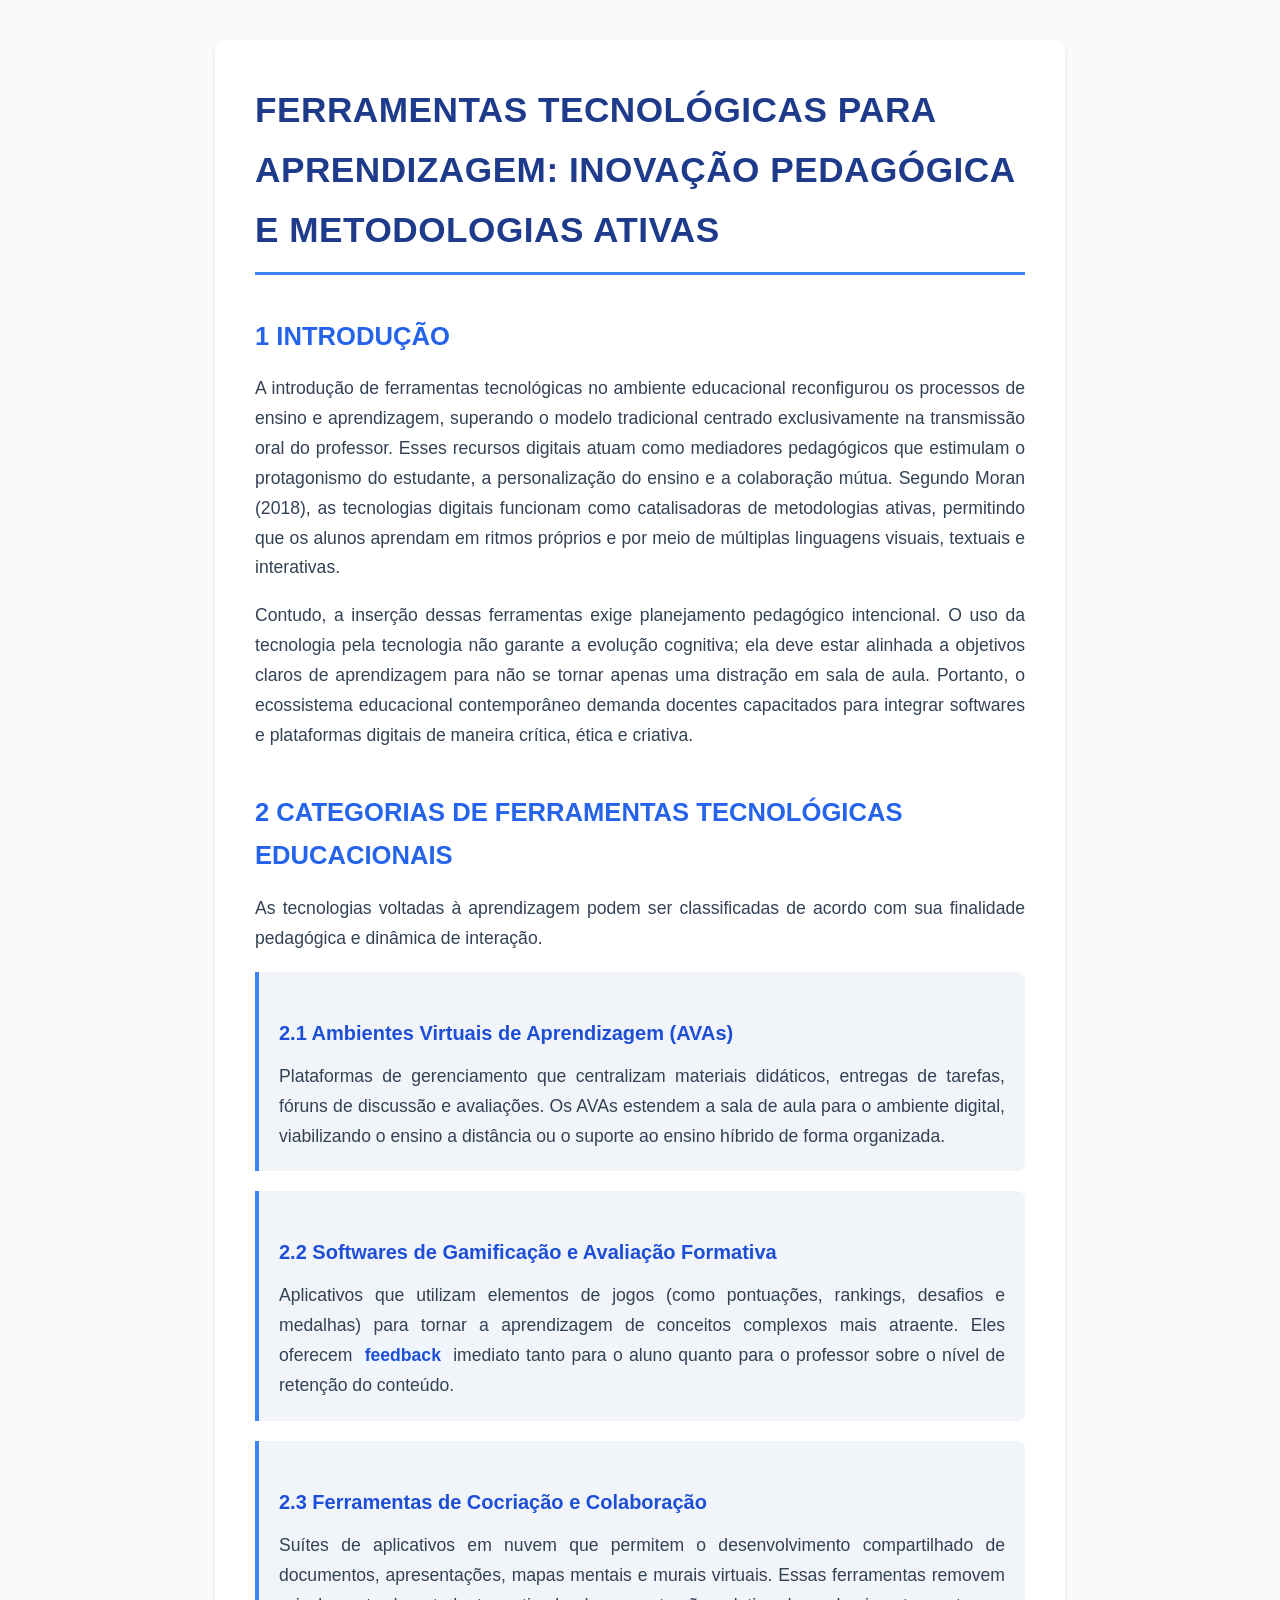
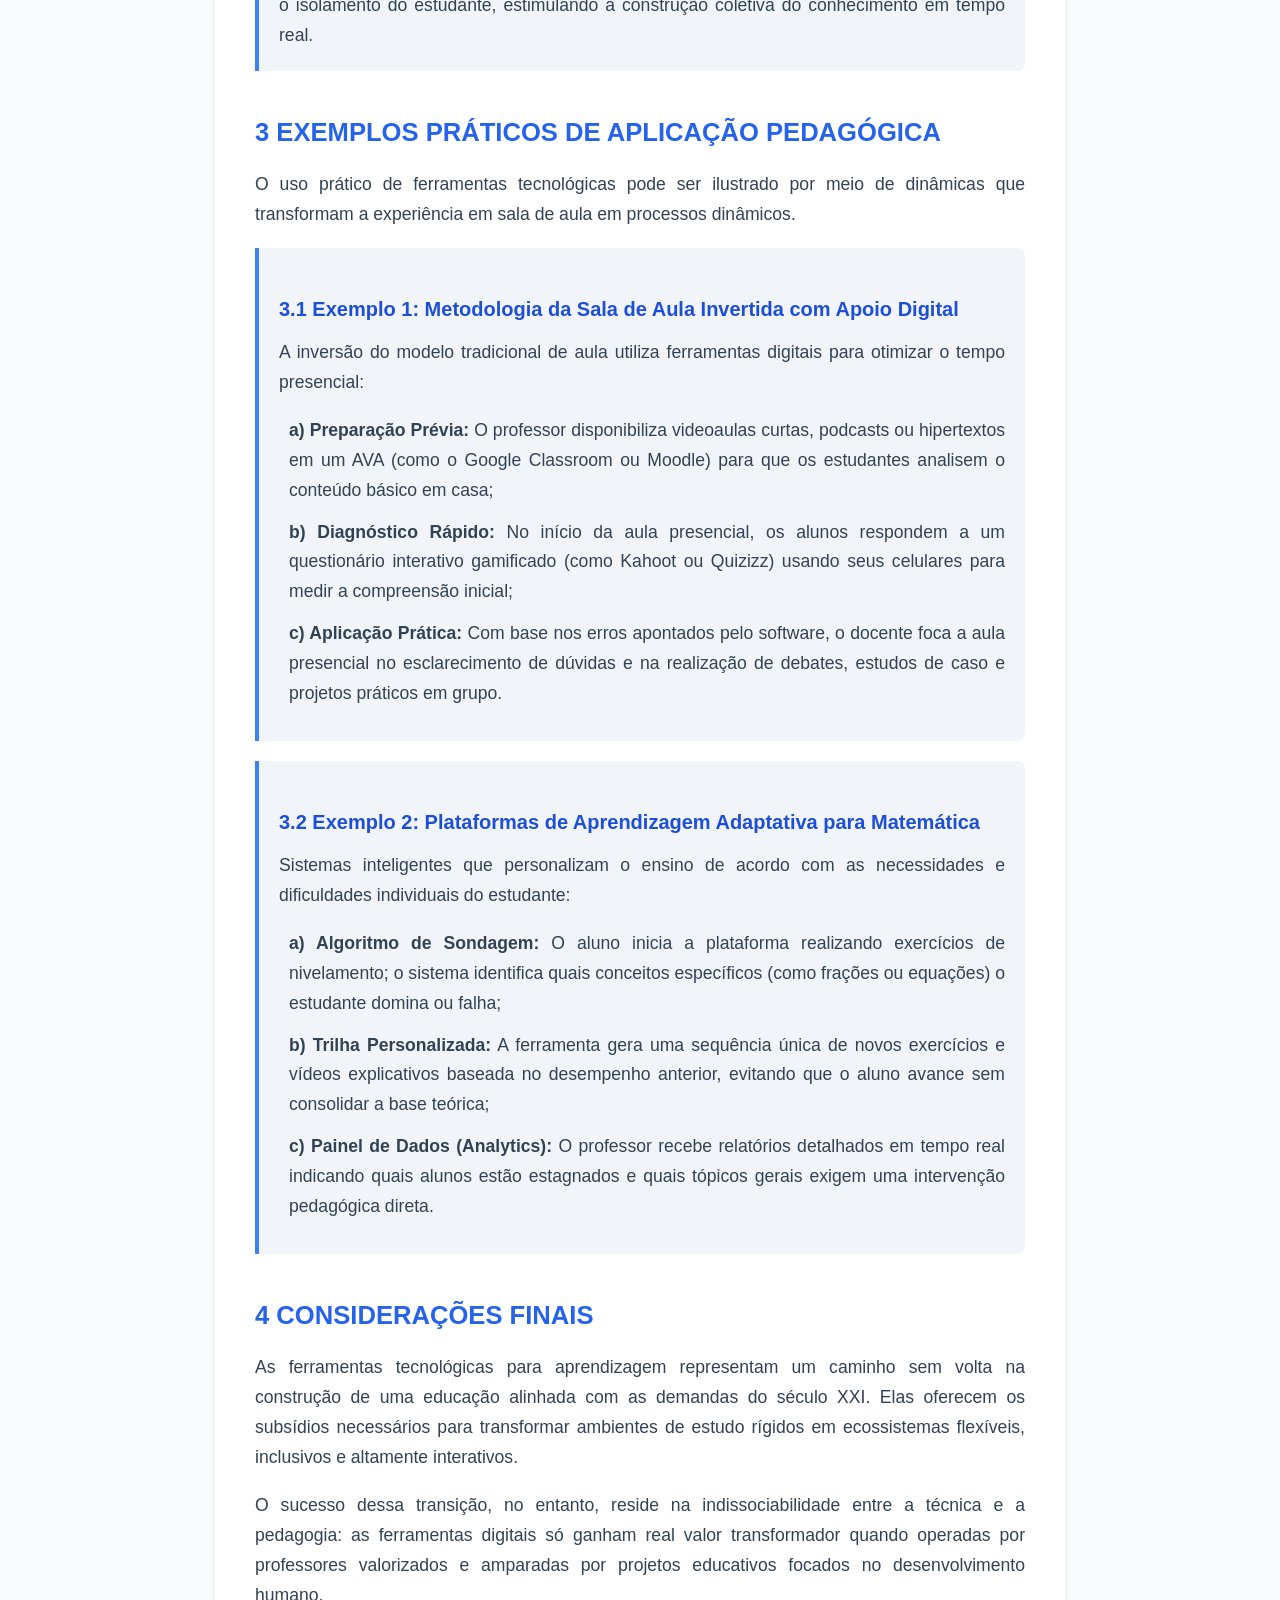
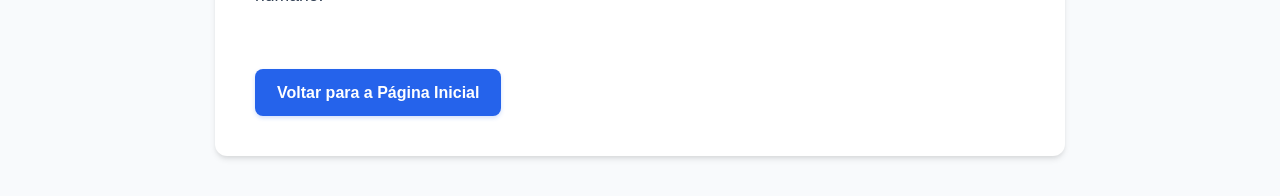
<file: ferramentas.html>
<!DOCTYPE html>
<html lang="pt-BR">
<head>
    <meta charset="UTF-8">
    <meta name="viewport" content="width=device-width, initial-scale=1.0">
    <title>Ferramentas Tecnológicas para Aprendizagem - Artigo</title>
    <style>
        /* Configurações Globais */
        * {
            margin: 0;
            padding: 0;
            box-sizing: border-box;
        }

        body {
            font-family: 'Segoe UI', Tahoma, Geneva, Verdana, sans-serif;
            line-height: 1.7;
            color: #334155;
            background-color: #f8fafc;
            padding: 40px 20px;
        }

        .container {
            max-width: 850px;
            margin: 0 auto;
            background: #ffffff;
            padding: 40px;
            border-radius: 12px;
            box-shadow: 0 4px 6px -1px rgba(0, 0, 0, 0.1), 0 2px 4px -1px rgba(0, 0, 0, 0.06);
        }

        /* Títulos com destaque em Azul */
        h1 {
            color: #1e3a8a; /* Azul Escuro Principal */
            font-size: 2.2rem;
            border-bottom: 3px solid #3b82f6; /* Linha de destaque azul */
            padding-bottom: 12px;
            margin-bottom: 30px;
            text-transform: uppercase;
            letter-spacing: 0.5px;
        }

        h2 {
            color: #2563eb; /* Azul Intermediário */
            font-size: 1.6rem;
            margin-top: 40px;
            margin-bottom: 16px;
            display: flex;
            align-items: center;
        }

        h3 {
            color: #1d4ed8; /* Azul Escuro para Subtítulos */
            font-size: 1.25rem;
            margin-top: 24px;
            margin-bottom: 12px;
        }

        /* Parágrafos e Formatação de Texto */
        p {
            margin-bottom: 18px;
            text-align: justify;
            font-size: 1.1rem;
        }

        /* Listas identificadas por letras */
        ul {
            list-style-type: none;
            padding-left: 10px;
            margin-bottom: 15px;
        }

        ul li {
            font-size: 1.1rem;
            margin-bottom: 12px;
            text-align: justify;
        }

        /* Destaques dentro do texto */
        .highlight {
            background-color: #eff6ff;
            color: #1d4ed8;
            padding: 2px 6px;
            border-radius: 4px;
            font-weight: 600;
        }

        /* Container sutil para os subitens e exemplos */
        article {
            background-color: #f1f5f9;
            padding: 20px;
            border-left: 4px solid #3b82f6;
            border-radius: 0 8px 8px 0;
            margin-bottom: 20px;
        }

        article p:last-child, article ul:last-child {
            margin-bottom: 0;
        }

        /* Botão Personalizado de Voltar */
        .btn-voltar {
            display: inline-flex;
            align-items: center;
            justify-content: center;
            padding: 10px 22px;
            font-size: 1rem;
            font-weight: 600;
            color: #ffffff;
            background-color: #2563eb;
            text-decoration: none;
            border-radius: 8px;
            box-shadow: 0 2px 4px rgba(37, 99, 235, 0.2);
            transition: all 0.3s ease;
            cursor: pointer;
            margin-top: 40px;
        }

        .btn-voltar:hover {
            background-color: #1d4ed8;
            box-shadow: 0 4px 8px rgba(29, 78, 216, 0.3);
            transform: translateY(-2px);
        }

        .btn-voltar:active {
            transform: translateY(0);
            box-shadow: 0 2px 4px rgba(29, 78, 216, 0.2);
        }
    </style>
</head>
<body>

    <main class="container">
        
        <h1>Ferramentas Tecnológicas para Aprendizagem: Inovação Pedagógica e Metodologias Ativas</h1>

        <section id="introducao">
            <h2>1 INTRODUÇÃO</h2>
            <p>A introdução de ferramentas tecnológicas no ambiente educacional reconfigurou os processos de ensino e aprendizagem, superando o modelo tradicional centrado exclusivamente na transmissão oral do professor. Esses recursos digitais atuam como mediadores pedagógicos que estimulam o protagonismo do estudante, a personalização do ensino e a colaboração mútua. Segundo Moran (2018), as tecnologias digitais funcionam como catalisadoras de metodologias ativas, permitindo que os alunos aprendam em ritmos próprios e por meio de múltiplas linguagens visuais, textuais e interativas.</p>
            <p>Contudo, a inserção dessas ferramentas exige planejamento pedagógico intencional. O uso da tecnologia pela tecnologia não garante a evolução cognitiva; ela deve estar alinhada a objetivos claros de aprendizagem para não se tornar apenas uma distração em sala de aula. Portanto, o ecossistema educacional contemporâneo demanda docentes capacitados para integrar softwares e plataformas digitais de maneira crítica, ética e criativa.</p>
        </section>

        <section id="categorias">
            <h2>2 CATEGORIAS DE FERRAMENTAS TECNOLÓGICAS EDUCACIONAIS</h2>
            <p>As tecnologias voltadas à aprendizagem podem ser classificadas de acordo com sua finalidade pedagógica e dinâmica de interação.</p>

            <article>
                <h3>2.1 Ambientes Virtuais de Aprendizagem (AVAs)</h3>
                <p>Plataformas de gerenciamento que centralizam materiais didáticos, entregas de tarefas, fóruns de discussão e avaliações. Os AVAs estendem a sala de aula para o ambiente digital, viabilizando o ensino a distância ou o suporte ao ensino híbrido de forma organizada.</p>
            </article>

            <article>
                <h3>2.2 Softwares de Gamificação e Avaliação Formativa</h3>
                <p>Aplicativos que utilizam elementos de jogos (como pontuações, rankings, desafios e medalhas) para tornar a aprendizagem de conceitos complexos mais atraente. Eles oferecem <span class="highlight">feedback</span> imediato tanto para o aluno quanto para o professor sobre o nível de retenção do conteúdo.</p>
            </article>

            <article>
                <h3>2.3 Ferramentas de Cocriação e Colaboração</h3>
                <p>Suítes de aplicativos em nuvem que permitem o desenvolvimento compartilhado de documentos, apresentações, mapas mentais e murais virtuais. Essas ferramentas removem o isolamento do estudante, estimulando a construção coletiva do conhecimento em tempo real.</p>
            </article>
        </section>

        <section id="exemplos-pedagogicos">
            <h2>3 EXEMPLOS PRÁTICOS DE APLICAÇÃO PEDAGÓGICA</h2>
            <p>O uso prático de ferramentas tecnológicas pode ser ilustrado por meio de dinâmicas que transformam a experiência em sala de aula em processos dinâmicos.</p>

            <article>
                <h3>3.1 Exemplo 1: Metodologia da Sala de Aula Invertida com Apoio Digital</h3>
                <p>A inversão do modelo tradicional de aula utiliza ferramentas digitais para otimizar o tempo presencial:</p>
                <ul>
                    <li><strong>a) Preparação Prévia:</strong> O professor disponibiliza videoaulas curtas, podcasts ou hipertextos em um AVA (como o Google Classroom ou Moodle) para que os estudantes analisem o conteúdo básico em casa;</li>
                    <li><strong>b) Diagnóstico Rápido:</strong> No início da aula presencial, os alunos respondem a um questionário interativo gamificado (como Kahoot ou Quizizz) usando seus celulares para medir a compreensão inicial;</li>
                    <li><strong>c) Aplicação Prática:</strong> Com base nos erros apontados pelo software, o docente foca a aula presencial no esclarecimento de dúvidas e na realização de debates, estudos de caso e projetos práticos em grupo.</li>
                </ul>
            </article>

            <article>
                <h3>3.2 Exemplo 2: Plataformas de Aprendizagem Adaptativa para Matemática</h3>
                <p>Sistemas inteligentes que personalizam o ensino de acordo com as necessidades e dificuldades individuais do estudante:</p>
                <ul>
                    <li><strong>a) Algoritmo de Sondagem:</strong> O aluno inicia a plataforma realizando exercícios de nivelamento; o sistema identifica quais conceitos específicos (como frações ou equações) o estudante domina ou falha;</li>
                    <li><strong>b) Trilha Personalizada:</strong> A ferramenta gera uma sequência única de novos exercícios e vídeos explicativos baseada no desempenho anterior, evitando que o aluno avance sem consolidar a base teórica;</li>
                    <li><strong>c) Painel de Dados (Analytics):</strong> O professor recebe relatórios detalhados em tempo real indicando quais alunos estão estagnados e quais tópicos gerais exigem uma intervenção pedagógica direta.</li>
                </ul>
            </article>
        </section>

        <section id="consideracoes">
            <h2>4 CONSIDERAÇÕES FINAIS</h2>
            <p>As ferramentas tecnológicas para aprendizagem representam um caminho sem volta na construção de uma educação alinhada com as demandas do século XXI. Elas oferecem os subsídios necessários para transformar ambientes de estudo rígidos em ecossistemas flexíveis, inclusivos e altamente interativos.</p>
            <p>O sucesso dessa transição, no entanto, reside na indissociabilidade entre a técnica e a pedagogia: as ferramentas digitais só ganham real valor transformador quando operadas por professores valorizados e amparadas por projetos educativos focados no desenvolvimento humano.</p>
        </section>

        <!-- Botão para voltar à página inicial -->
        <div style="text-align: left;">
            <a href="index.html" class="btn-voltar">Voltar para a Página Inicial</a>
        </div>

    </main>

</body>
</html>
</file>
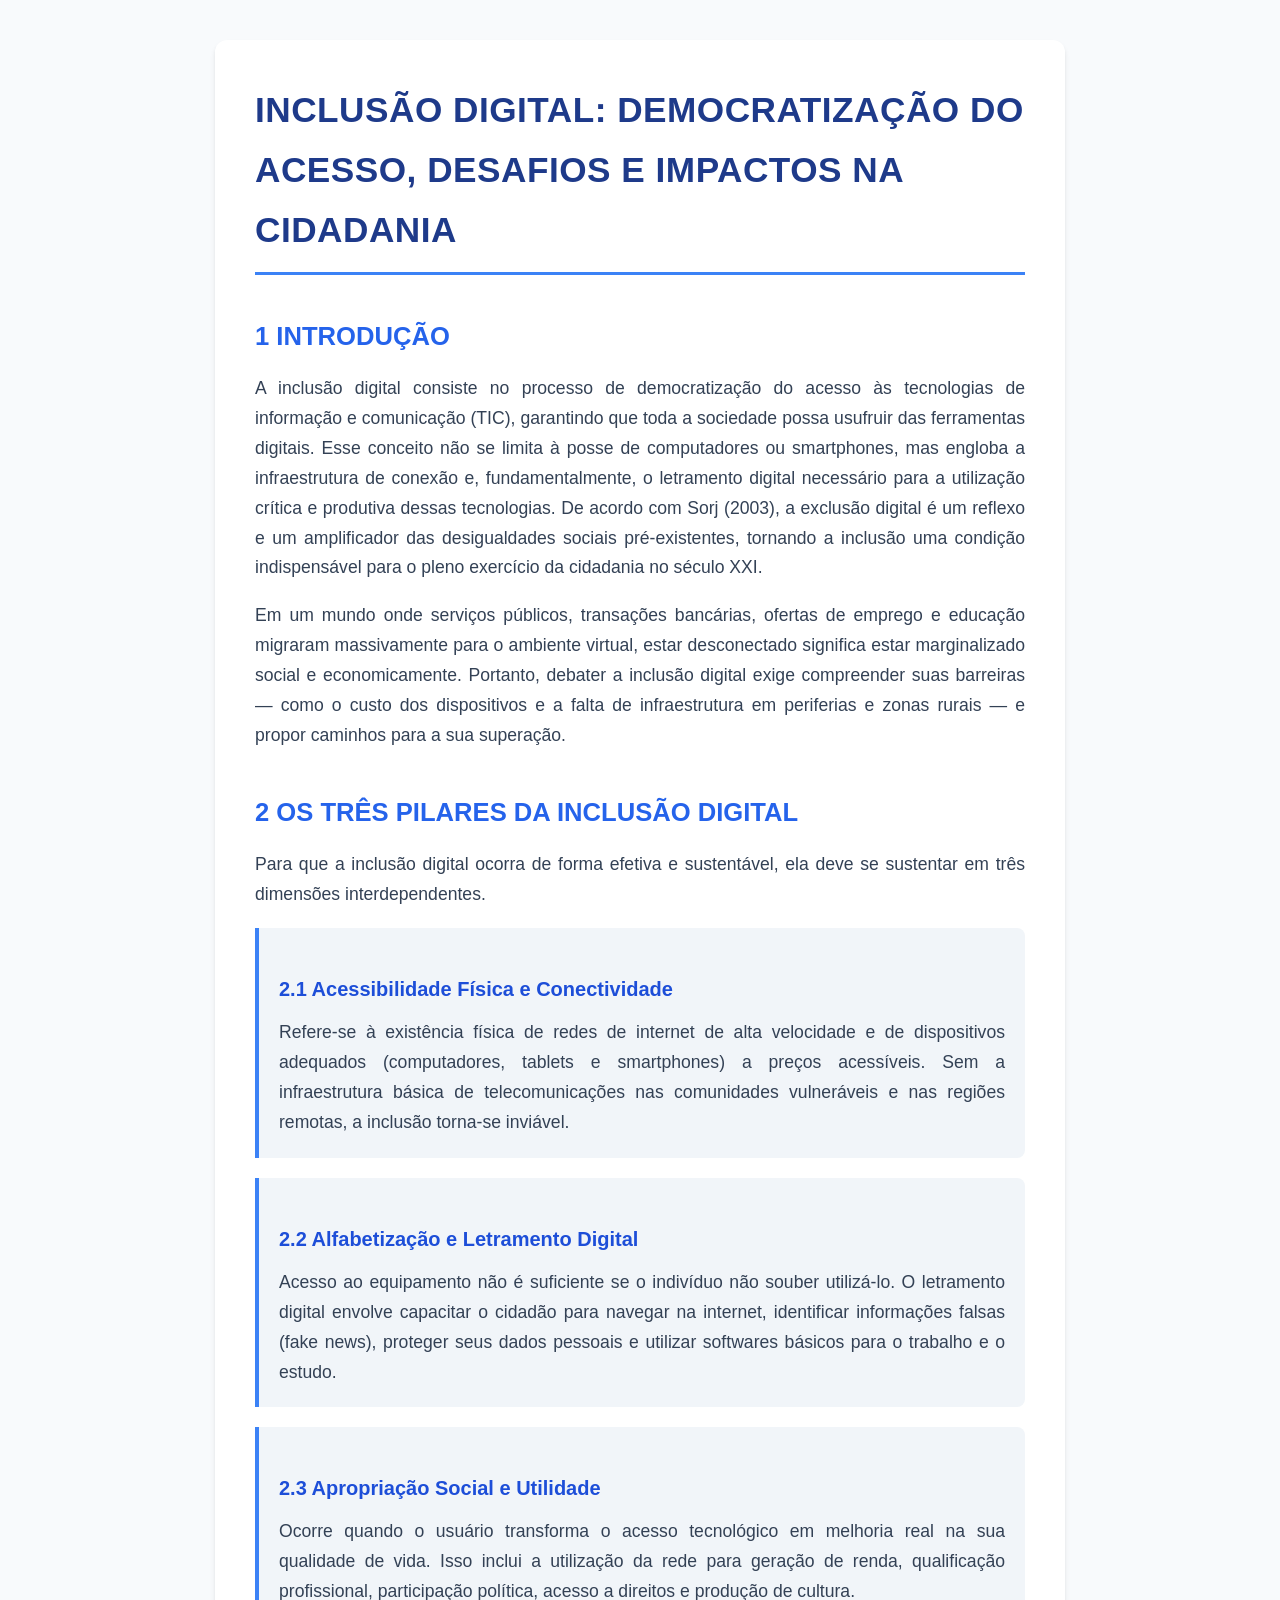
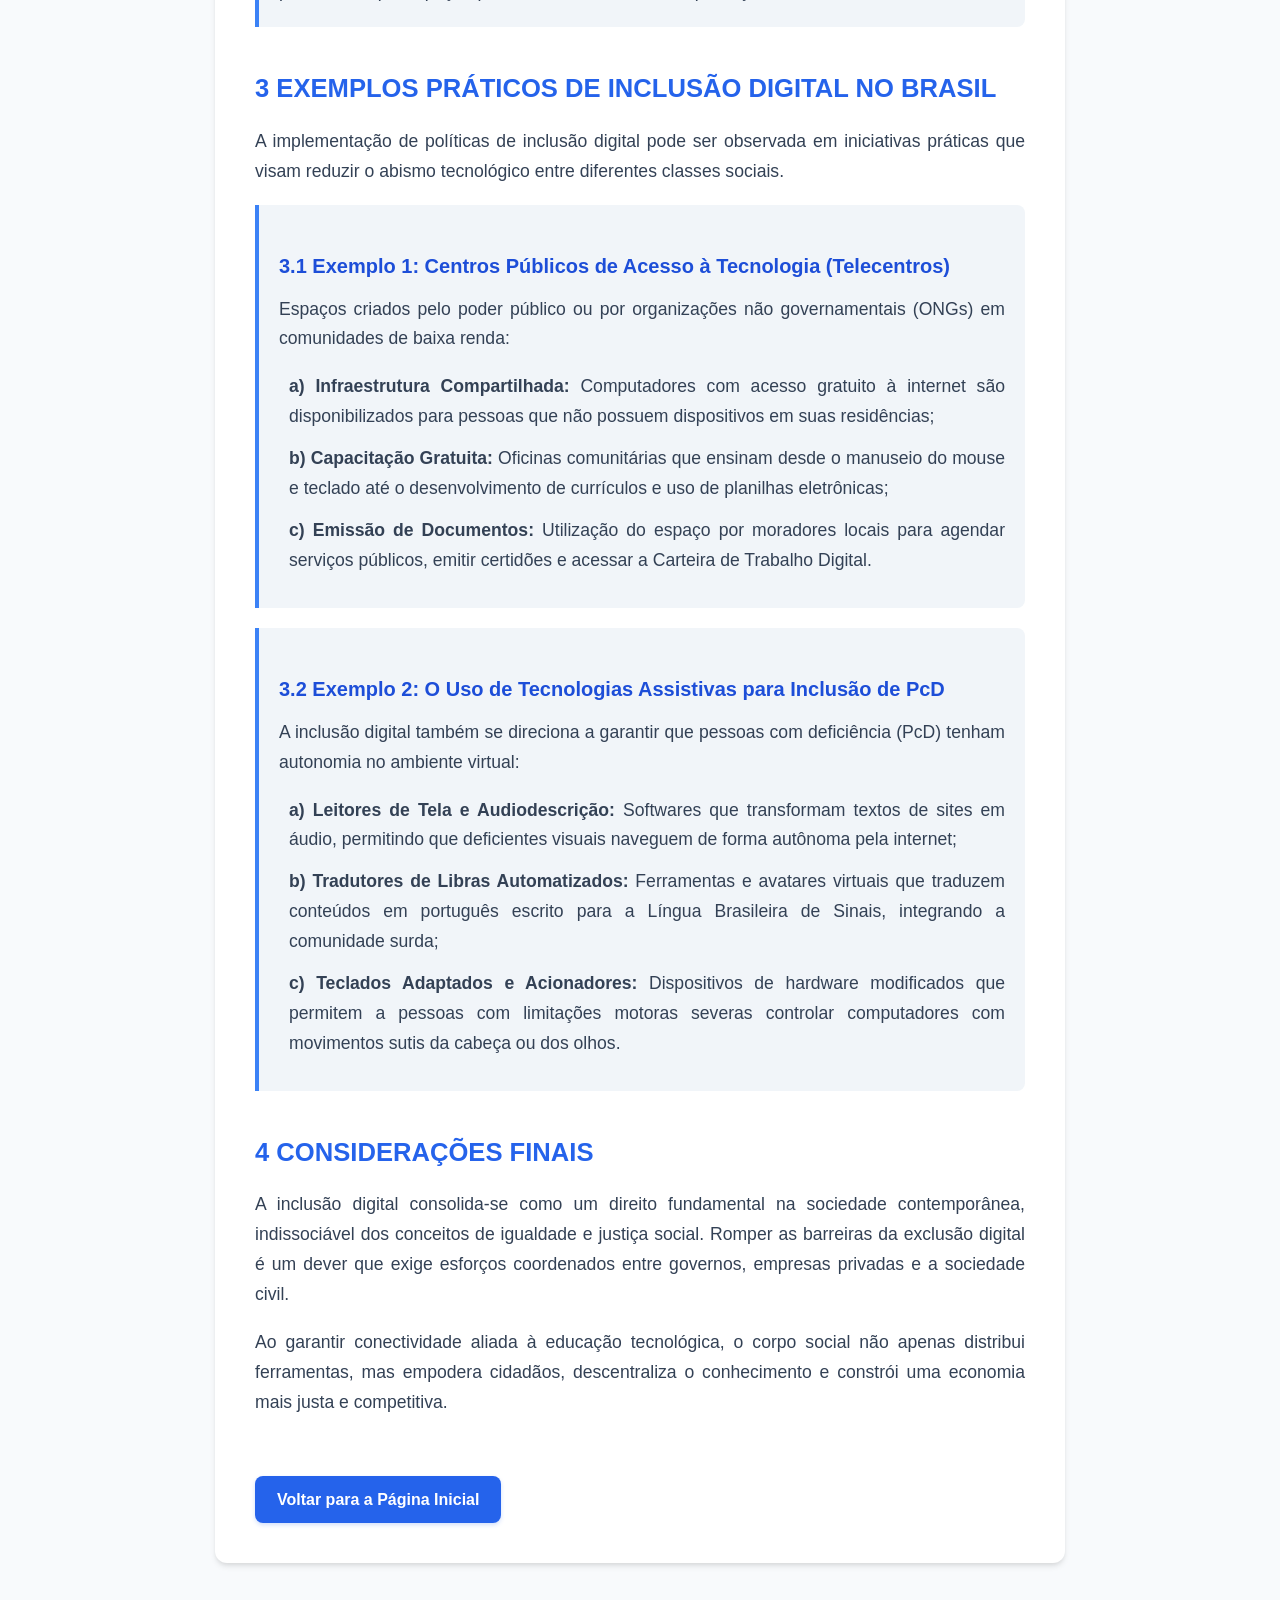
<file: inclusao.html>
<!DOCTYPE html>
<html lang="pt-BR">
<head>
    <meta charset="UTF-8">
    <meta name="viewport" content="width=device-width, initial-scale=1.0">
    <title>Inclusão Digital - Artigo</title>
    <style>
        /* Configurações Globais */
        * {
            margin: 0;
            padding: 0;
            box-sizing: border-box;
        }

        body {
            font-family: 'Segoe UI', Tahoma, Geneva, Verdana, sans-serif;
            line-height: 1.7;
            color: #334155;
            background-color: #f8fafc;
            padding: 40px 20px;
        }

        .container {
            max-width: 850px;
            margin: 0 auto;
            background: #ffffff;
            padding: 40px;
            border-radius: 12px;
            box-shadow: 0 4px 6px -1px rgba(0, 0, 0, 0.1), 0 2px 4px -1px rgba(0, 0, 0, 0.06);
        }

        /* Títulos com destaque em Azul */
        h1 {
            color: #1e3a8a; /* Azul Escuro Principal */
            font-size: 2.2rem;
            border-bottom: 3px solid #3b82f6; /* Linha de destaque azul */
            padding-bottom: 12px;
            margin-bottom: 30px;
            text-transform: uppercase;
            letter-spacing: 0.5px;
        }

        h2 {
            color: #2563eb; /* Azul Intermediário */
            font-size: 1.6rem;
            margin-top: 40px;
            margin-bottom: 16px;
            display: flex;
            align-items: center;
        }

        h3 {
            color: #1d4ed8; /* Azul Escuro para Subtítulos */
            font-size: 1.25rem;
            margin-top: 24px;
            margin-bottom: 12px;
        }

        /* Parágrafos e Formatação de Texto */
        p {
            margin-bottom: 18px;
            text-align: justify;
            font-size: 1.1rem;
        }

        /* Listas identificadas por letras */
        ul {
            list-style-type: none;
            padding-left: 10px;
            margin-bottom: 15px;
        }

        ul li {
            font-size: 1.1rem;
            margin-bottom: 12px;
            text-align: justify;
        }

        /* Destaques dentro do texto */
        .highlight {
            background-color: #eff6ff;
            color: #1d4ed8;
            padding: 2px 6px;
            border-radius: 4px;
            font-weight: 600;
        }

        /* Container sutil para os subitens e exemplos */
        article {
            background-color: #f1f5f9;
            padding: 20px;
            border-left: 4px solid #3b82f6;
            border-radius: 0 8px 8px 0;
            margin-bottom: 20px;
        }

        article p:last-child, article ul:last-child {
            margin-bottom: 0;
        }

        /* Botão Personalizado de Voltar */
        .btn-voltar {
            display: inline-flex;
            align-items: center;
            justify-content: center;
            padding: 10px 22px;
            font-size: 1rem;
            font-weight: 600;
            color: #ffffff;
            background-color: #2563eb;
            text-decoration: none;
            border-radius: 8px;
            box-shadow: 0 2px 4px rgba(37, 99, 235, 0.2);
            transition: all 0.3s ease;
            cursor: pointer;
            margin-top: 40px;
        }

        .btn-voltar:hover {
            background-color: #1d4ed8;
            box-shadow: 0 4px 8px rgba(29, 78, 216, 0.3);
            transform: translateY(-2px);
        }

        .btn-voltar:active {
            transform: translateY(0);
            box-shadow: 0 2px 4px rgba(29, 78, 216, 0.2);
        }
    </style>
</head>
<body>

    <main class="container">
        
        <h1>Inclusão Digital: Democratização do Acesso, Desafios e Impactos na Cidadania</h1>

        <section id="introducao">
            <h2>1 INTRODUÇÃO</h2>
            <p>A inclusão digital consiste no processo de democratização do acesso às tecnologias de informação e comunicação (TIC), garantindo que toda a sociedade possa usufruir das ferramentas digitais. Esse conceito não se limita à posse de computadores ou smartphones, mas engloba a infraestrutura de conexão e, fundamentalmente, o letramento digital necessário para a utilização crítica e produtiva dessas tecnologias. De acordo com Sorj (2003), a exclusão digital é um reflexo e um amplificador das desigualdades sociais pré-existentes, tornando a inclusão uma condição indispensável para o pleno exercício da cidadania no século XXI.</p>
            <p>Em um mundo onde serviços públicos, transações bancárias, ofertas de emprego e educação migraram massivamente para o ambiente virtual, estar desconectado significa estar marginalizado social e economicamente. Portanto, debater a inclusão digital exige compreender suas barreiras — como o custo dos dispositivos e a falta de infraestrutura em periferias e zonas rurais — e propor caminhos para a sua superação.</p>
        </section>

        <section id="pilares">
            <h2>2 OS TRÊS PILARES DA INCLUSÃO DIGITAL</h2>
            <p>Para que a inclusão digital ocorra de forma efetiva e sustentável, ela deve se sustentar em três dimensões interdependentes.</p>

            <article>
                <h3>2.1 Acessibilidade Física e Conectividade</h3>
                <p>Refere-se à existência física de redes de internet de alta velocidade e de dispositivos adequados (computadores, tablets e smartphones) a preços acessíveis. Sem a infraestrutura básica de telecomunicações nas comunidades vulneráveis e nas regiões remotas, a inclusão torna-se inviável.</p>
            </article>

            <article>
                <h3>2.2 Alfabetização e Letramento Digital</h3>
                <p>Acesso ao equipamento não é suficiente se o indivíduo não souber utilizá-lo. O letramento digital envolve capacitar o cidadão para navegar na internet, identificar informações falsas (fake news), proteger seus dados pessoais e utilizar softwares básicos para o trabalho e o estudo.</p>
            </article>

            <article>
                <h3>2.3 Apropriação Social e Utilidade</h3>
                <p>Ocorre quando o usuário transforma o acesso tecnológico em melhoria real na sua qualidade de vida. Isso inclui a utilização da rede para geração de renda, qualificação profissional, participação política, acesso a direitos e produção de cultura.</p>
            </article>
        </section>

        <section id="exemplos-brasil">
            <h2>3 EXEMPLOS PRÁTICOS DE INCLUSÃO DIGITAL NO BRASIL</h2>
            <p>A implementação de políticas de inclusão digital pode ser observada em iniciativas práticas que visam reduzir o abismo tecnológico entre diferentes classes sociais.</p>

            <article>
                <h3>3.1 Exemplo 1: Centros Públicos de Acesso à Tecnologia (Telecentros)</h3>
                <p>Espaços criados pelo poder público ou por organizações não governamentais (ONGs) em comunidades de baixa renda:</p>
                <ul>
                    <li><strong>a) Infraestrutura Compartilhada:</strong> Computadores com acesso gratuito à internet são disponibilizados para pessoas que não possuem dispositivos em suas residências;</li>
                    <li><strong>b) Capacitação Gratuita:</strong> Oficinas comunitárias que ensinam desde o manuseio do mouse e teclado até o desenvolvimento de currículos e uso de planilhas eletrônicas;</li>
                    <li><strong>c) Emissão de Documentos:</strong> Utilização do espaço por moradores locais para agendar serviços públicos, emitir certidões e acessar a Carteira de Trabalho Digital.</li>
                </ul>
            </article>

            <article>
                <h3>3.2 Exemplo 2: O Uso de Tecnologias Assistivas para Inclusão de PcD</h3>
                <p>A inclusão digital também se direciona a garantir que pessoas com deficiência (PcD) tenham autonomia no ambiente virtual:</p>
                <ul>
                    <li><strong>a) Leitores de Tela e Audiodescrição:</strong> Softwares que transformam textos de sites em áudio, permitindo que deficientes visuais naveguem de forma autônoma pela internet;</li>
                    <li><strong>b) Tradutores de Libras Automatizados:</strong> Ferramentas e avatares virtuais que traduzem conteúdos em português escrito para a Língua Brasileira de Sinais, integrando a comunidade surda;</li>
                    <li><strong>c) Teclados Adaptados e Acionadores:</strong> Dispositivos de hardware modificados que permitem a pessoas com limitações motoras severas controlar computadores com movimentos sutis da cabeça ou dos olhos.</li>
                </ul>
            </article>
        </section>

        <section id="consideracoes">
            <h2>4 CONSIDERAÇÕES FINAIS</h2>
            <p>A inclusão digital consolida-se como um direito fundamental na sociedade contemporânea, indissociável dos conceitos de igualdade e justiça social. Romper as barreiras da exclusão digital é um dever que exige esforços coordenados entre governos, empresas privadas e a sociedade civil.</p>
            <p>Ao garantir conectividade aliada à educação tecnológica, o corpo social não apenas distribui ferramentas, mas empodera cidadãos, descentraliza o conhecimento e constrói uma economia mais justa e competitiva.</p>
        </section>

        <!-- Botão para voltar à página inicial -->
        <div style="text-align: left;">
            <a href="index.html" class="btn-voltar">Voltar para a Página Inicial</a>
        </div>

    </main>

</body>
</html>
</file>
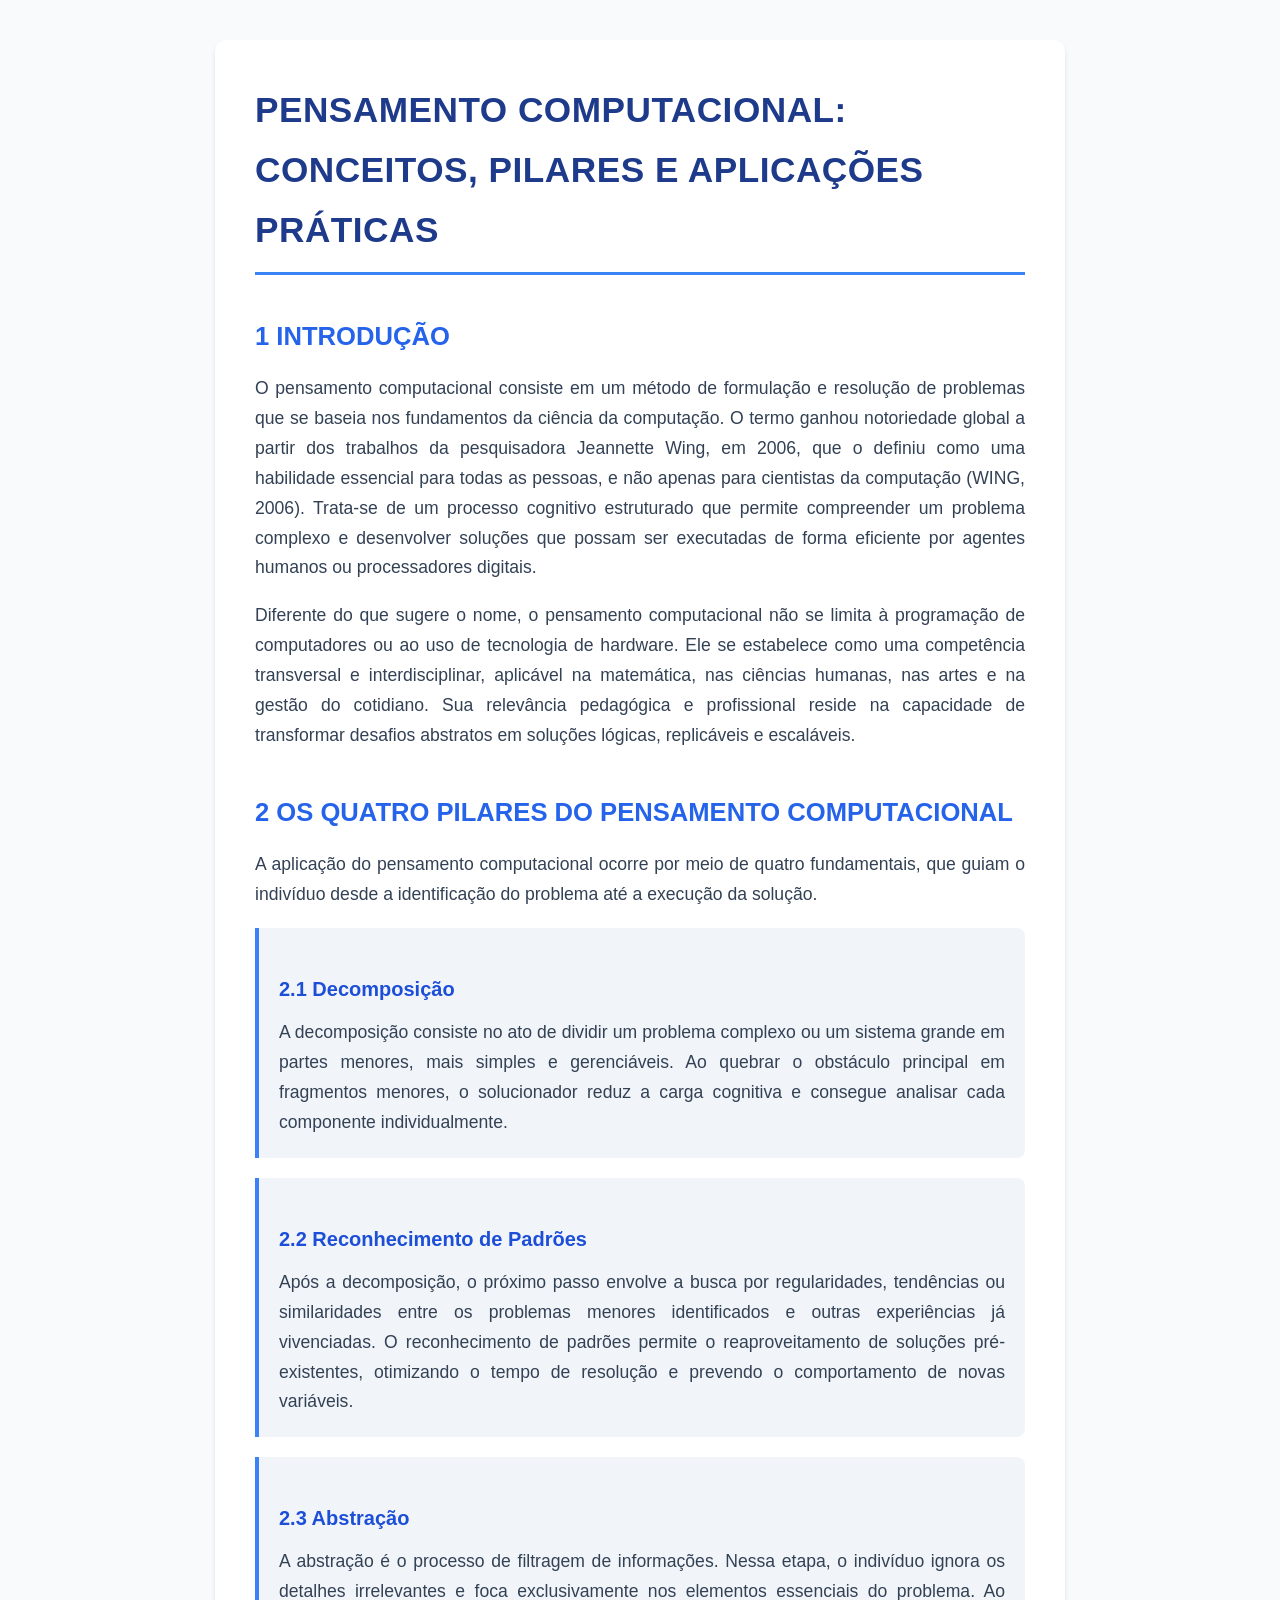
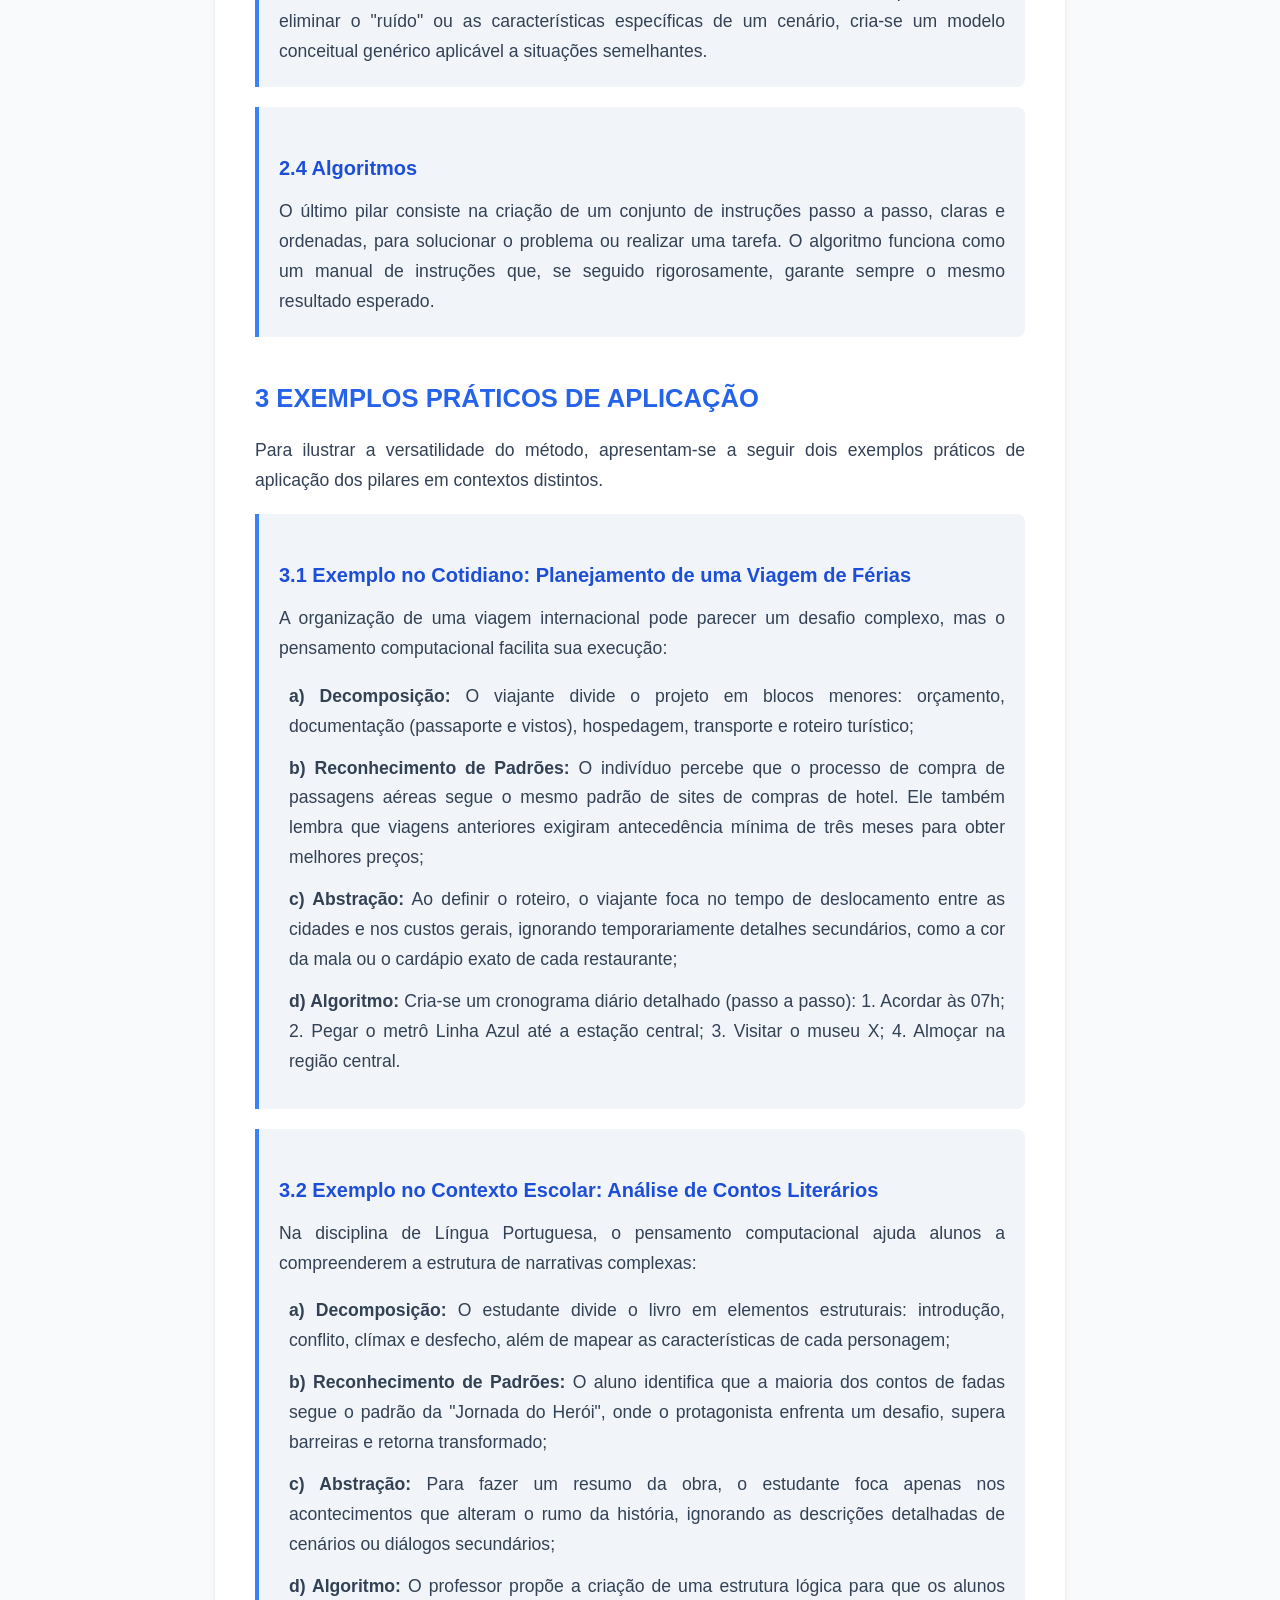
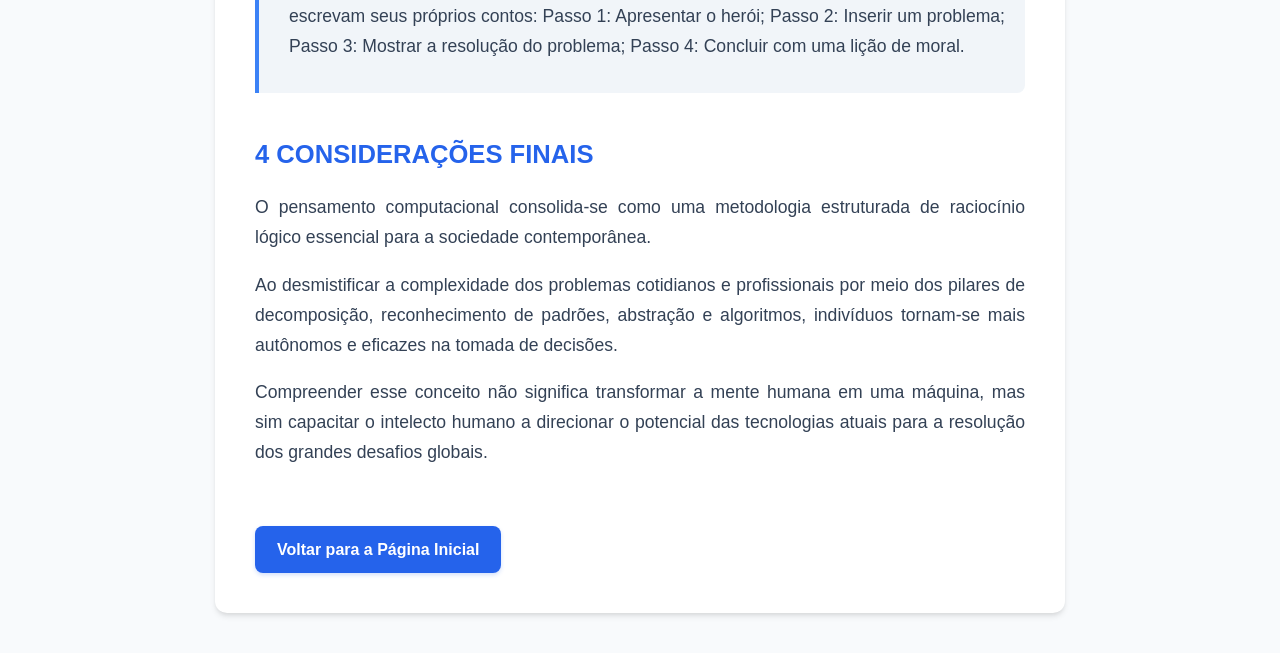
<file: pensamento.html>
<!DOCTYPE html>
<html lang="pt-BR">
<head>
    <meta charset="UTF-8">
    <meta name="viewport" content="width=device-width, initial-scale=1.0">
    <title>Pensamento Computacional - Artigo</title>
    <style>
        /* Configurações Globais */
        * {
            margin: 0;
            padding: 0;
            box-sizing: border-box;
        }

        body {
            font-family: 'Segoe UI', Tahoma, Geneva, Verdana, sans-serif;
            line-height: 1.7;
            color: #334155;
            background-color: #f8fafc;
            padding: 40px 20px;
        }

        .container {
            max-width: 850px;
            margin: 0 auto;
            background: #ffffff;
            padding: 40px;
            border-radius: 12px;
            box-shadow: 0 4px 6px -1px rgba(0, 0, 0, 0.1), 0 2px 4px -1px rgba(0, 0, 0, 0.06);
        }

        /* Títulos com destaque em Azul */
        h1 {
            color: #1e3a8a; /* Azul Escuro Principal */
            font-size: 2.2rem;
            border-bottom: 3px solid #3b82f6; /* Linha de destaque azul */
            padding-bottom: 12px;
            margin-bottom: 30px;
            text-transform: uppercase;
            letter-spacing: 0.5px;
        }

        h2 {
            color: #2563eb; /* Azul Intermediário */
            font-size: 1.6rem;
            margin-top: 40px;
            margin-bottom: 16px;
            display: flex;
            align-items: center;
        }

        h3 {
            color: #1d4ed8; /* Azul Escuro para Subtítulos */
            font-size: 1.25rem;
            margin-top: 24px;
            margin-bottom: 12px;
        }

        /* Parágrafos e Formatação de Texto */
        p {
            margin-bottom: 18px;
            text-align: justify;
            font-size: 1.1rem;
        }

        /* Listas identificadas por letras */
        ul {
            list-style-type: none;
            padding-left: 10px;
            margin-bottom: 15px;
        }

        ul li {
            font-size: 1.1rem;
            margin-bottom: 12px;
            text-align: justify;
        }

        /* Destaques dentro do texto */
        .highlight {
            background-color: #eff6ff;
            color: #1d4ed8;
            padding: 2px 6px;
            border-radius: 4px;
            font-weight: 600;
        }

        /* Container sutil para os subitens e exemplos */
        article {
            background-color: #f1f5f9;
            padding: 20px;
            border-left: 4px solid #3b82f6;
            border-radius: 0 8px 8px 0;
            margin-bottom: 20px;
        }

        article p:last-child, article ul:last-child {
            margin-bottom: 0;
        }

        /* Botão Personalizado de Voltar */
        .btn-voltar {
            display: inline-flex;
            align-items: center;
            justify-content: center;
            padding: 10px 22px;
            font-size: 1rem;
            font-weight: 600;
            color: #ffffff;
            background-color: #2563eb;
            text-decoration: none;
            border-radius: 8px;
            box-shadow: 0 2px 4px rgba(37, 99, 235, 0.2);
            transition: all 0.3s ease;
            cursor: pointer;
            margin-top: 40px;
        }

        .btn-voltar:hover {
            background-color: #1d4ed8;
            box-shadow: 0 4px 8px rgba(29, 78, 216, 0.3);
            transform: translateY(-2px);
        }

        .btn-voltar:active {
            transform: translateY(0);
            box-shadow: 0 2px 4px rgba(29, 78, 216, 0.2);
        }
    </style>
</head>
<body>

    <main class="container">
        
        <h1>Pensamento Computacional: Conceitos, Pilares e Aplicações Práticas</h1>

        <section id="introducao">
            <h2>1 INTRODUÇÃO</h2>
            <p>O pensamento computacional consiste em um método de formulação e resolução de problemas que se baseia nos fundamentos da ciência da computação. O termo ganhou notoriedade global a partir dos trabalhos da pesquisadora Jeannette Wing, em 2006, que o definiu como uma habilidade essencial para todas as pessoas, e não apenas para cientistas da computação (WING, 2006). Trata-se de um processo cognitivo estruturado que permite compreender um problema complexo e desenvolver soluções que possam ser executadas de forma eficiente por agentes humanos ou processadores digitais.</p>
            <p>Diferente do que sugere o nome, o pensamento computacional não se limita à programação de computadores ou ao uso de tecnologia de hardware. Ele se estabelece como uma competência transversal e interdisciplinar, aplicável na matemática, nas ciências humanas, nas artes e na gestão do cotidiano. Sua relevância pedagógica e profissional reside na capacidade de transformar desafios abstratos em soluções lógicas, replicáveis e escaláveis.</p>
        </section>

        <section id="pilares">
            <h2>2 OS QUATRO PILARES DO PENSAMENTO COMPUTACIONAL</h2>
            <p>A aplicação do pensamento computacional ocorre por meio de quatro fundamentais, que guiam o indivíduo desde a identificação do problema até a execução da solução.</p>

            <article>
                <h3>2.1 Decomposição</h3>
                <p>A decomposição consiste no ato de dividir um problema complexo ou um sistema grande em partes menores, mais simples e gerenciáveis. Ao quebrar o obstáculo principal em fragmentos menores, o solucionador reduz a carga cognitiva e consegue analisar cada componente individualmente.</p>
            </article>

            <article>
                <h3>2.2 Reconhecimento de Padrões</h3>
                <p>Após a decomposição, o próximo passo envolve a busca por regularidades, tendências ou similaridades entre os problemas menores identificados e outras experiências já vivenciadas. O reconhecimento de padrões permite o reaproveitamento de soluções pré-existentes, otimizando o tempo de resolução e prevendo o comportamento de novas variáveis.</p>
            </article>

            <article>
                <h3>2.3 Abstração</h3>
                <p>A abstração é o processo de filtragem de informações. Nessa etapa, o indivíduo ignora os detalhes irrelevantes e foca exclusivamente nos elementos essenciais do problema. Ao eliminar o "ruído" ou as características específicas de um cenário, cria-se um modelo conceitual genérico aplicável a situações semelhantes.</p>
            </article>

            <article>
                <h3>2.4 Algoritmos</h3>
                <p>O último pilar consiste na criação de um conjunto de instruções passo a passo, claras e ordenadas, para solucionar o problema ou realizar uma tarefa. O algoritmo funciona como um manual de instruções que, se seguido rigorosamente, garante sempre o mesmo resultado esperado.</p>
            </article>
        </section>

        <section id="exemplos">
            <h2>3 EXEMPLOS PRÁTICOS DE APLICAÇÃO</h2>
            <p>Para ilustrar a versatilidade do método, apresentam-se a seguir dois exemplos práticos de aplicação dos pilares em contextos distintos.</p>

            <article>
                <h3>3.1 Exemplo no Cotidiano: Planejamento de uma Viagem de Férias</h3>
                <p>A organização de uma viagem internacional pode parecer um desafio complexo, mas o pensamento computacional facilita sua execução:</p>
                <ul>
                    <li><strong>a) Decomposição:</strong> O viajante divide o projeto em blocos menores: orçamento, documentação (passaporte e vistos), hospedagem, transporte e roteiro turístico;</li>
                    <li><strong>b) Reconhecimento de Padrões:</strong> O indivíduo percebe que o processo de compra de passagens aéreas segue o mesmo padrão de sites de compras de hotel. Ele também lembra que viagens anteriores exigiram antecedência mínima de três meses para obter melhores preços;</li>
                    <li><strong>c) Abstração:</strong> Ao definir o roteiro, o viajante foca no tempo de deslocamento entre as cidades e nos custos gerais, ignorando temporariamente detalhes secundários, como a cor da mala ou o cardápio exato de cada restaurante;</li>
                    <li><strong>d) Algoritmo:</strong> Cria-se um cronograma diário detalhado (passo a passo): 1. Acordar às 07h; 2. Pegar o metrô Linha Azul até a estação central; 3. Visitar o museu X; 4. Almoçar na região central.</li>
                </ul>
            </article>

            <article>
                <h3>3.2 Exemplo no Contexto Escolar: Análise de Contos Literários</h3>
                <p>Na disciplina de Língua Portuguesa, o pensamento computacional ajuda alunos a compreenderem a estrutura de narrativas complexas:</p>
                <ul>
                    <li><strong>a) Decomposição:</strong> O estudante divide o livro em elementos estruturais: introdução, conflito, clímax e desfecho, além de mapear as características de cada personagem;</li>
                    <li><strong>b) Reconhecimento de Padrões:</strong> O aluno identifica que a maioria dos contos de fadas segue o padrão da "Jornada do Herói", onde o protagonista enfrenta um desafio, supera barreiras e retorna transformado;</li>
                    <li><strong>c) Abstração:</strong> Para fazer um resumo da obra, o estudante foca apenas nos acontecimentos que alteram o rumo da história, ignorando as descrições detalhadas de cenários ou diálogos secundários;</li>
                    <li><strong>d) Algoritmo:</strong> O professor propõe a criação de uma estrutura lógica para que os alunos escrevam seus próprios contos: Passo 1: Apresentar o herói; Passo 2: Inserir um problema; Passo 3: Mostrar a resolução do problema; Passo 4: Concluir com uma lição de moral.</li>
                </ul>
            </article>
        </section>

        <section id="consideracoes">
            <h2>4 CONSIDERAÇÕES FINAIS</h2>
            <p>O pensamento computacional consolida-se como uma metodologia estruturada de raciocínio lógico essencial para a sociedade contemporânea. 
            <p>Ao desmistificar a complexidade dos problemas cotidianos e profissionais por meio dos pilares de decomposição, reconhecimento de padrões, abstração e algoritmos, indivíduos tornam-se mais autônomos e eficazes na tomada de decisões.</p>
            <p>Compreender esse conceito não significa transformar a mente humana em uma máquina, mas sim capacitar o intelecto humano a direcionar o potencial das tecnologias atuais para a resolução dos grandes desafios globais.</p>
<!-- Botão para voltar à página inicial -->
<div style="text-align: left;">
    <a href="index.html" class="btn-voltar">Voltar para a Página Inicial</a>
</div>
    </main>

</body>
</html>
</file>
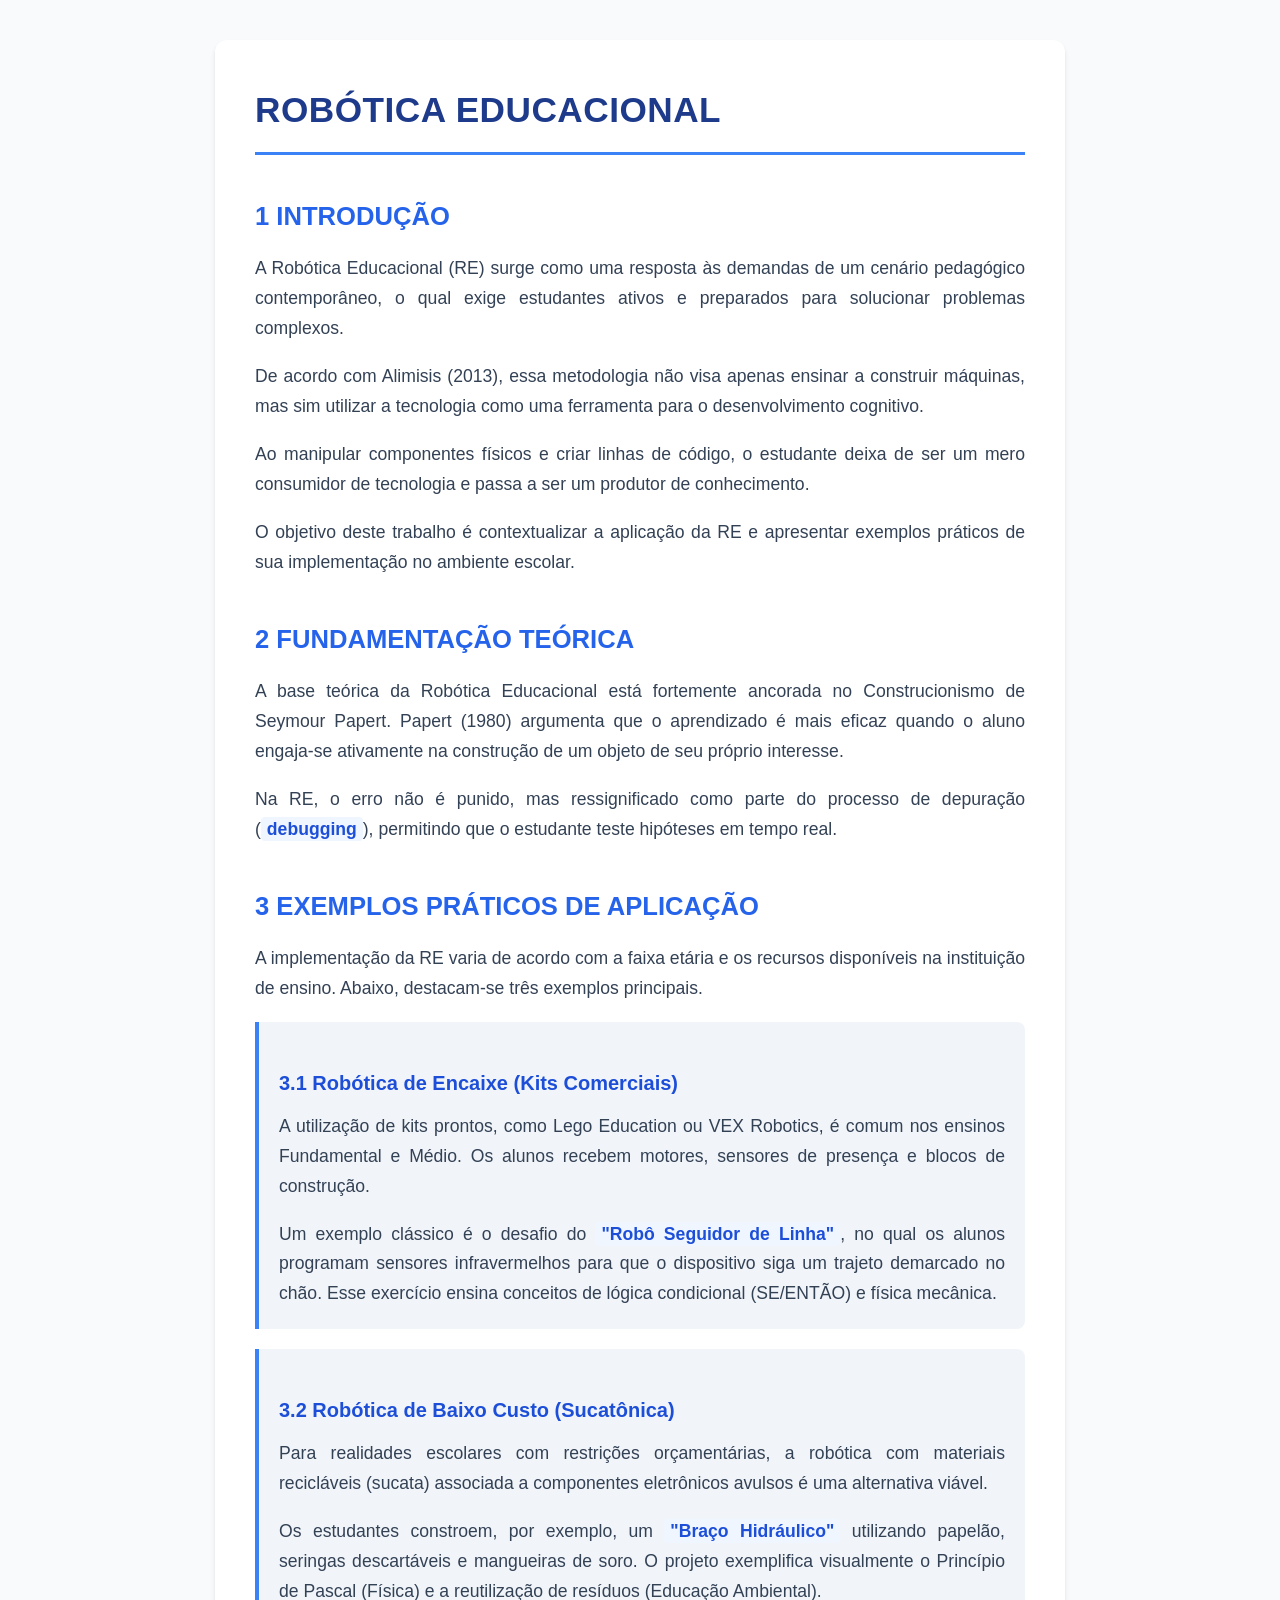
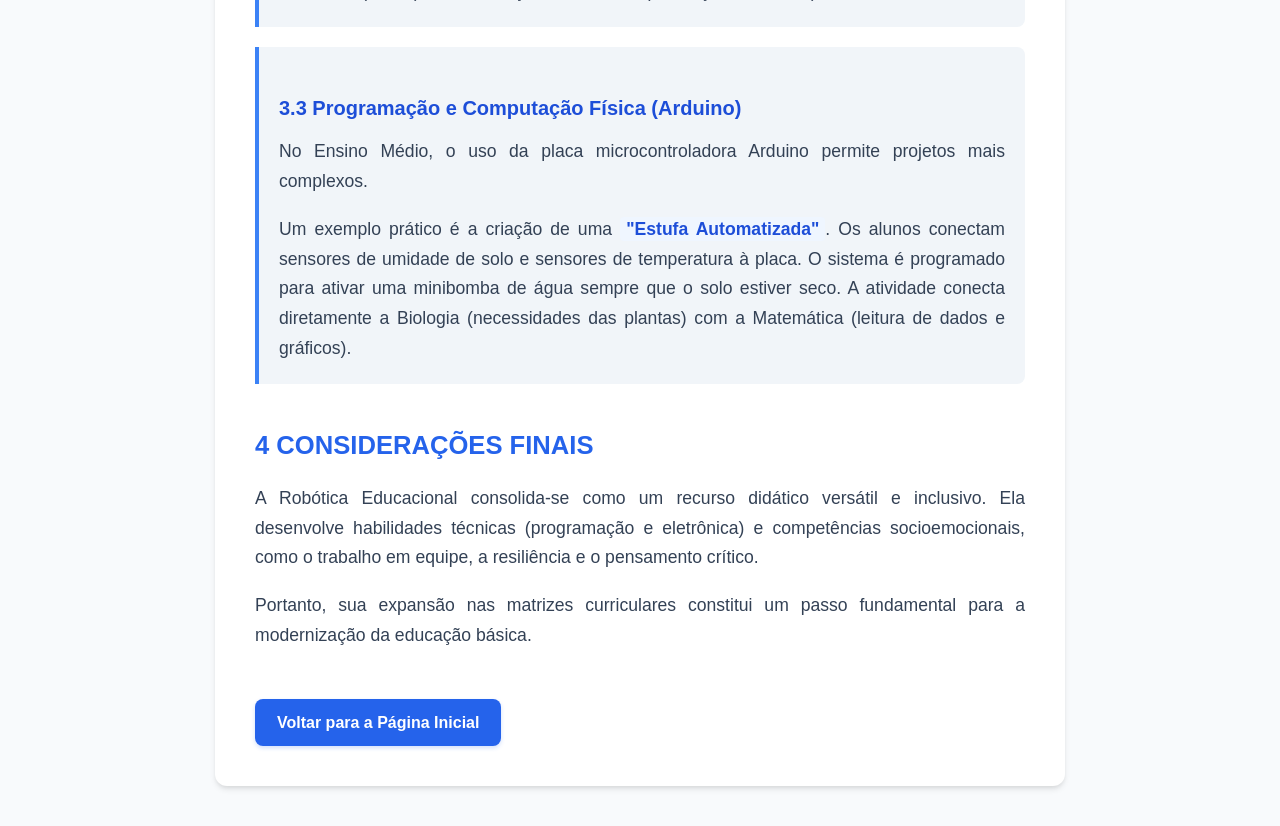
<file: robotica.html>
<!DOCTYPE html>
<html lang="pt-BR">
<head>
    <meta charset="UTF-8">
    <meta name="viewport" content="width=device-width, initial-scale=1.0">
    <title>Robótica Educacional - Artigo</title>
    <style>
        /* Configurações Globais */
        * {
            margin: 0;
            padding: 0;
            box-sizing: border-box;
        }

        body {
            font-family: 'Segoe UI', Tahoma, Geneva, Verdana, sans-serif;
            line-height: 1.7;
            color: #334155;
            background-color: #f8fafc;
            padding: 40px 20px;
        }

        .container {
            max-width: 850px;
            margin: 0 auto;
            background: #ffffff;
            padding: 40px;
            border-radius: 12px;
            box-shadow: 0 4px 6px -1px rgba(0, 0, 0, 0.1), 0 2px 4px -1px rgba(0, 0, 0, 0.06);
        }

        /* Títulos com destaque em Azul */
        h1 {
            color: #1e3a8a; /* Azul Escuro Principal */
            font-size: 2.2rem;
            border-bottom: 3px solid #3b82f6; /* Linha de destaque azul */
            padding-bottom: 12px;
            margin-bottom: 30px;
            text-transform: uppercase;
            letter-spacing: 0.5px;
        }

        h2 {
            color: #2563eb; /* Azul Intermediário */
            font-size: 1.6rem;
            margin-top: 40px;
            margin-bottom: 16px;
            display: flex;
            align-items: center;
        }

        h3 {
            color: #1d4ed8; /* Azul Escuro para Subtítulos */
            font-size: 1.25rem;
            margin-top: 24px;
            margin-bottom: 12px;
        }

        /* Parágrafos e Formatação de Texto */
        p {
            margin-bottom: 18px;
            text-align: justify;
            font-size: 1.1rem;
        }

        /* Destaques dentro do texto */
        .highlight {
            background-color: #eff6ff;
            color: #1d4ed8;
            padding: 2px 6px;
            border-radius: 4px;
            font-weight: 600;
        }

        /* Container sutil para os subitens */
        article {
            background-color: #f1f5f9;
            padding: 20px;
            border-left: 4px solid #3b82f6;
            border-radius: 0 8px 8px 0;
            margin-bottom: 20px;
        }

        article p:last-child {
            margin-bottom: 0;
        }
        .btn-voltar {
    display: inline-flex;
    align-items: center;
    justify-content: center;
    padding: 10px 22px; /* Tamanho médio ideal */
    font-size: 1rem;
    font-weight: 600;
    font-family: 'Segoe UI', Tahoma, Geneva, Verdana, sans-serif;
    color: #ffffff;
    background-color: #2563eb; /* Azul padrão dos seus títulos */
    text-decoration: none; /* Remove o sublinhado de link */
    border-radius: 8px; /* Bordas arredondadas modernas */
    box-shadow: 0 2px 4px rgba(37, 99, 235, 0.2);
    transition: all 0.3s ease; /* Transição suave de cor e efeito */
    cursor: pointer;
    margin-top: 30px; /* Espaçamento do conteúdo acima */
}

/* Efeito ao passar o mouse por cima (Hover) */
.btn-voltar:hover {
    background-color: #1d4ed8; /* Azul um pouco mais escuro */
    box-shadow: 0 4px 8px rgba(29, 78, 216, 0.3);
    transform: translateY(-2px); /* Leve efeito de subir ao passar o mouse */
}

/* Efeito ao clicar no botão */
.btn-voltar:active {
    transform: translateY(0);
    box-shadow: 0 2px 4px rgba(29, 78, 216, 0.2);
}

    </style>
</head>
<body>

    <main class="container">
        
        <h1>Robótica Educacional</h1>

        <section id="introducao">
            <h2>1 INTRODUÇÃO</h2>
            <p>A Robótica Educacional (RE) surge como uma resposta às demandas de um cenário pedagógico contemporâneo, o qual exige estudantes ativos e preparados para solucionar problemas complexos.</p>
            <p>De acordo com Alimisis (2013), essa metodologia não visa apenas ensinar a construir máquinas, mas sim utilizar a tecnologia como uma ferramenta para o desenvolvimento cognitivo.</p>
            <p>Ao manipular componentes físicos e criar linhas de código, o estudante deixa de ser um mero consumidor de tecnologia e passa a ser um produtor de conhecimento.</p>
            <p>O objetivo deste trabalho é contextualizar a aplicação da RE e apresentar exemplos práticos de sua implementação no ambiente escolar.</p>
        </section>

        <section id="fundamentacao">
            <h2>2 FUNDAMENTAÇÃO TEÓRICA</h2>
            <p>A base teórica da Robótica Educacional está fortemente ancorada no Construcionismo de Seymour Papert. Papert (1980) argumenta que o aprendizado é mais eficaz quando o aluno engaja-se ativamente na construção de um objeto de seu próprio interesse.</p>
            <p>Na RE, o erro não é punido, mas ressignificado como parte do processo de depuração (<span class="highlight">debugging</span>), permitindo que o estudante teste hipóteses em tempo real.</p>
        </section>

        <section id="exemplos">
            <h2>3 EXEMPLOS PRÁTICOS DE APLICAÇÃO</h2>
            <p>A implementação da RE varia de acordo com a faixa etária e os recursos disponíveis na instituição de ensino. Abaixo, destacam-se três exemplos principais.</p>

            <article>
                <h3>3.1 Robótica de Encaixe (Kits Comerciais)</h3>
                <p>A utilização de kits prontos, como Lego Education ou VEX Robotics, é comum nos ensinos Fundamental e Médio. Os alunos recebem motores, sensores de presença e blocos de construção.</p>
                <p>Um exemplo clássico é o desafio do <span class="highlight">"Robô Seguidor de Linha"</span>, no qual os alunos programam sensores infravermelhos para que o dispositivo siga um trajeto demarcado no chão. Esse exercício ensina conceitos de lógica condicional (SE/ENTÃO) e física mecânica.</p>
            </article>

            <article>
                <h3>3.2 Robótica de Baixo Custo (Sucatônica)</h3>
                <p>Para realidades escolares com restrições orçamentárias, a robótica com materiais recicláveis (sucata) associada a componentes eletrônicos avulsos é uma alternativa viável.</p>
                <p>Os estudantes constroem, por exemplo, um <span class="highlight">"Braço Hidráulico"</span> utilizando papelão, seringas descartáveis e mangueiras de soro. O projeto exemplifica visualmente o Princípio de Pascal (Física) e a reutilização de resíduos (Educação Ambiental).</p>
            </article>

            <article>
                <h3>3.3 Programação e Computação Física (Arduino)</h3>
                <p>No Ensino Médio, o uso da placa microcontroladora Arduino permite projetos mais complexos.</p>
                <p>Um exemplo prático é a criação de uma <span class="highlight">"Estufa Automatizada"</span>. Os alunos conectam sensores de umidade de solo e sensores de temperatura à placa. O sistema é programado para ativar uma minibomba de água sempre que o solo estiver seco. A atividade conecta diretamente a Biologia (necessidades das plantas) com a Matemática (leitura de dados e gráficos).</p>
            </article>
        </section>

        <section id="consideracoes">
            <h2>4 CONSIDERAÇÕES FINAIS</h2>
            <p>A Robótica Educacional consolida-se como um recurso didático versátil e inclusivo. Ela desenvolve habilidades técnicas (programação e eletrônica) e competências socioemocionais, como o trabalho em equipe, a resiliência e o pensamento crítico.</p>
            <p>Portanto, sua expansão nas matrizes curriculares constitui um passo fundamental para a modernização da educação básica.</p>
        </section>
<!-- Botão para voltar à página inicial -->
<div style="text-align: left;">
    <a href="index.html" class="btn-voltar">Voltar para a Página Inicial</a>
</div>
    </main>

</body>
</html>
</file>
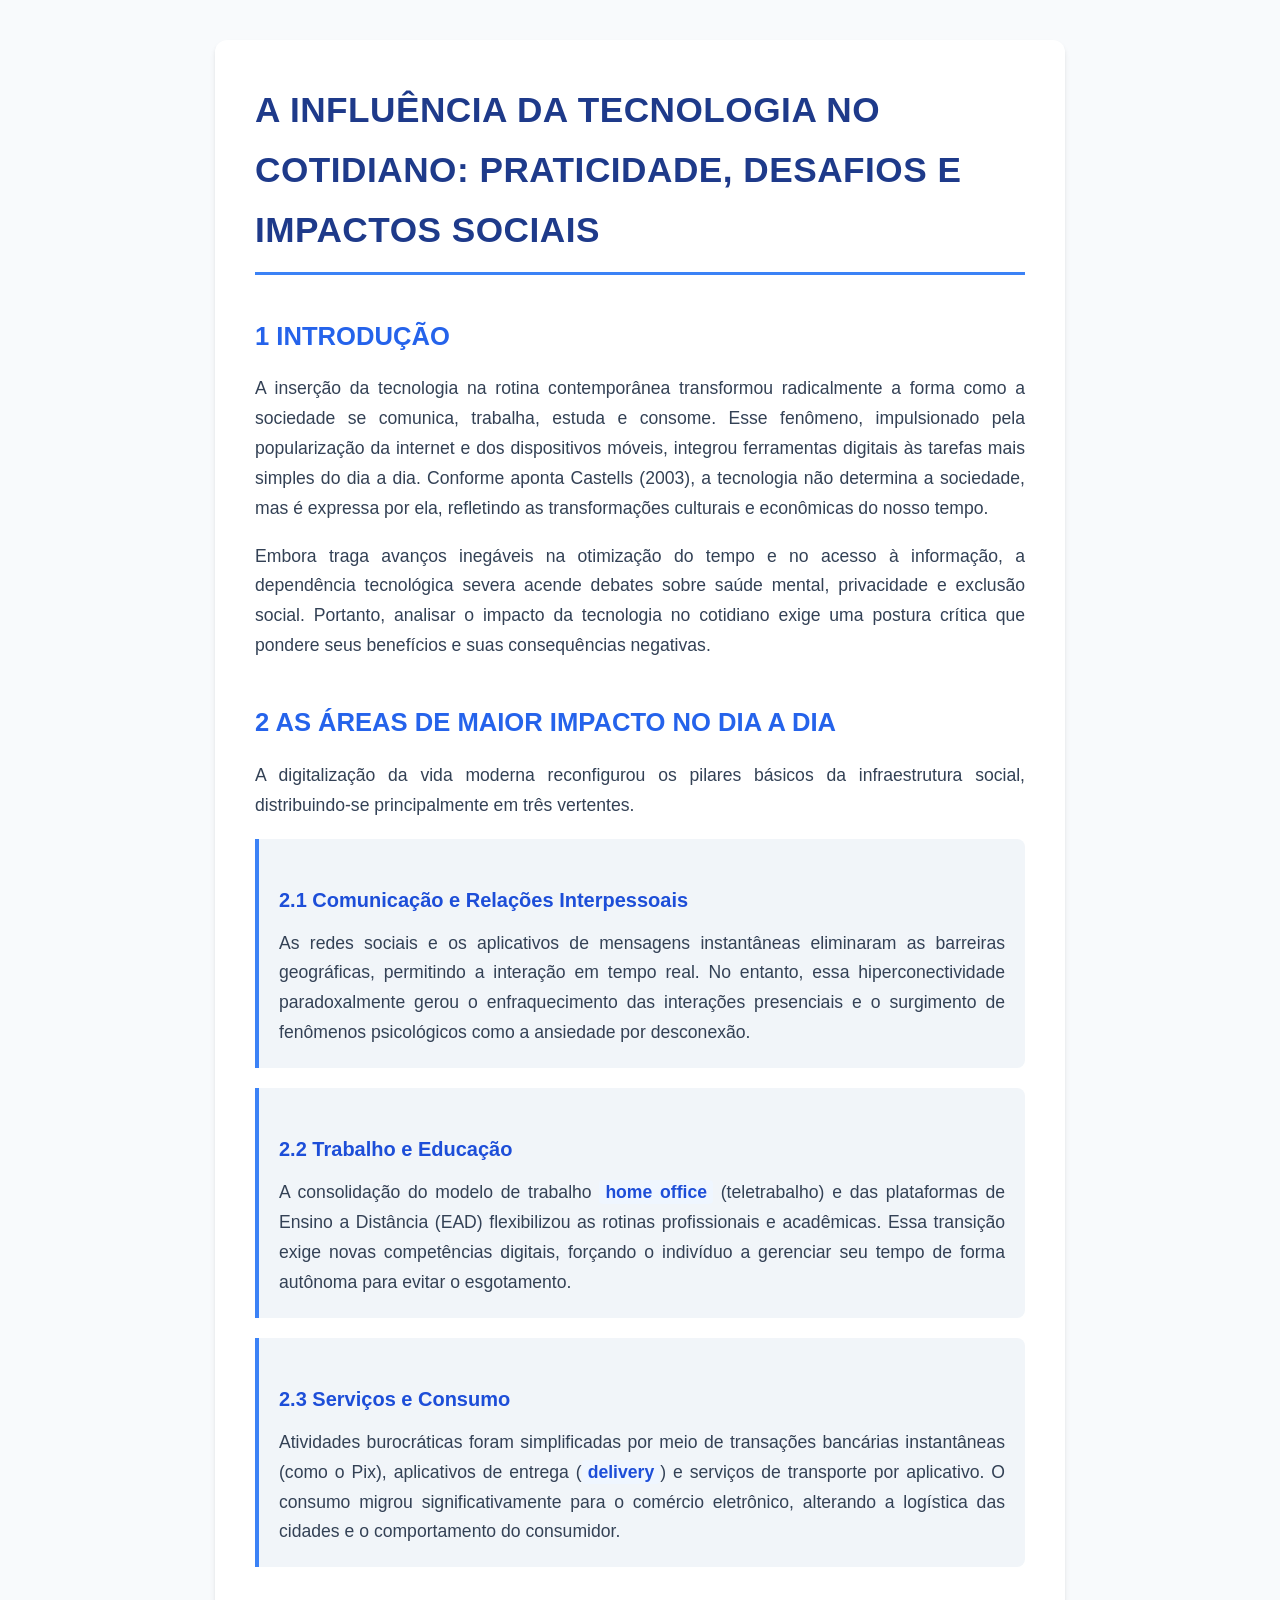
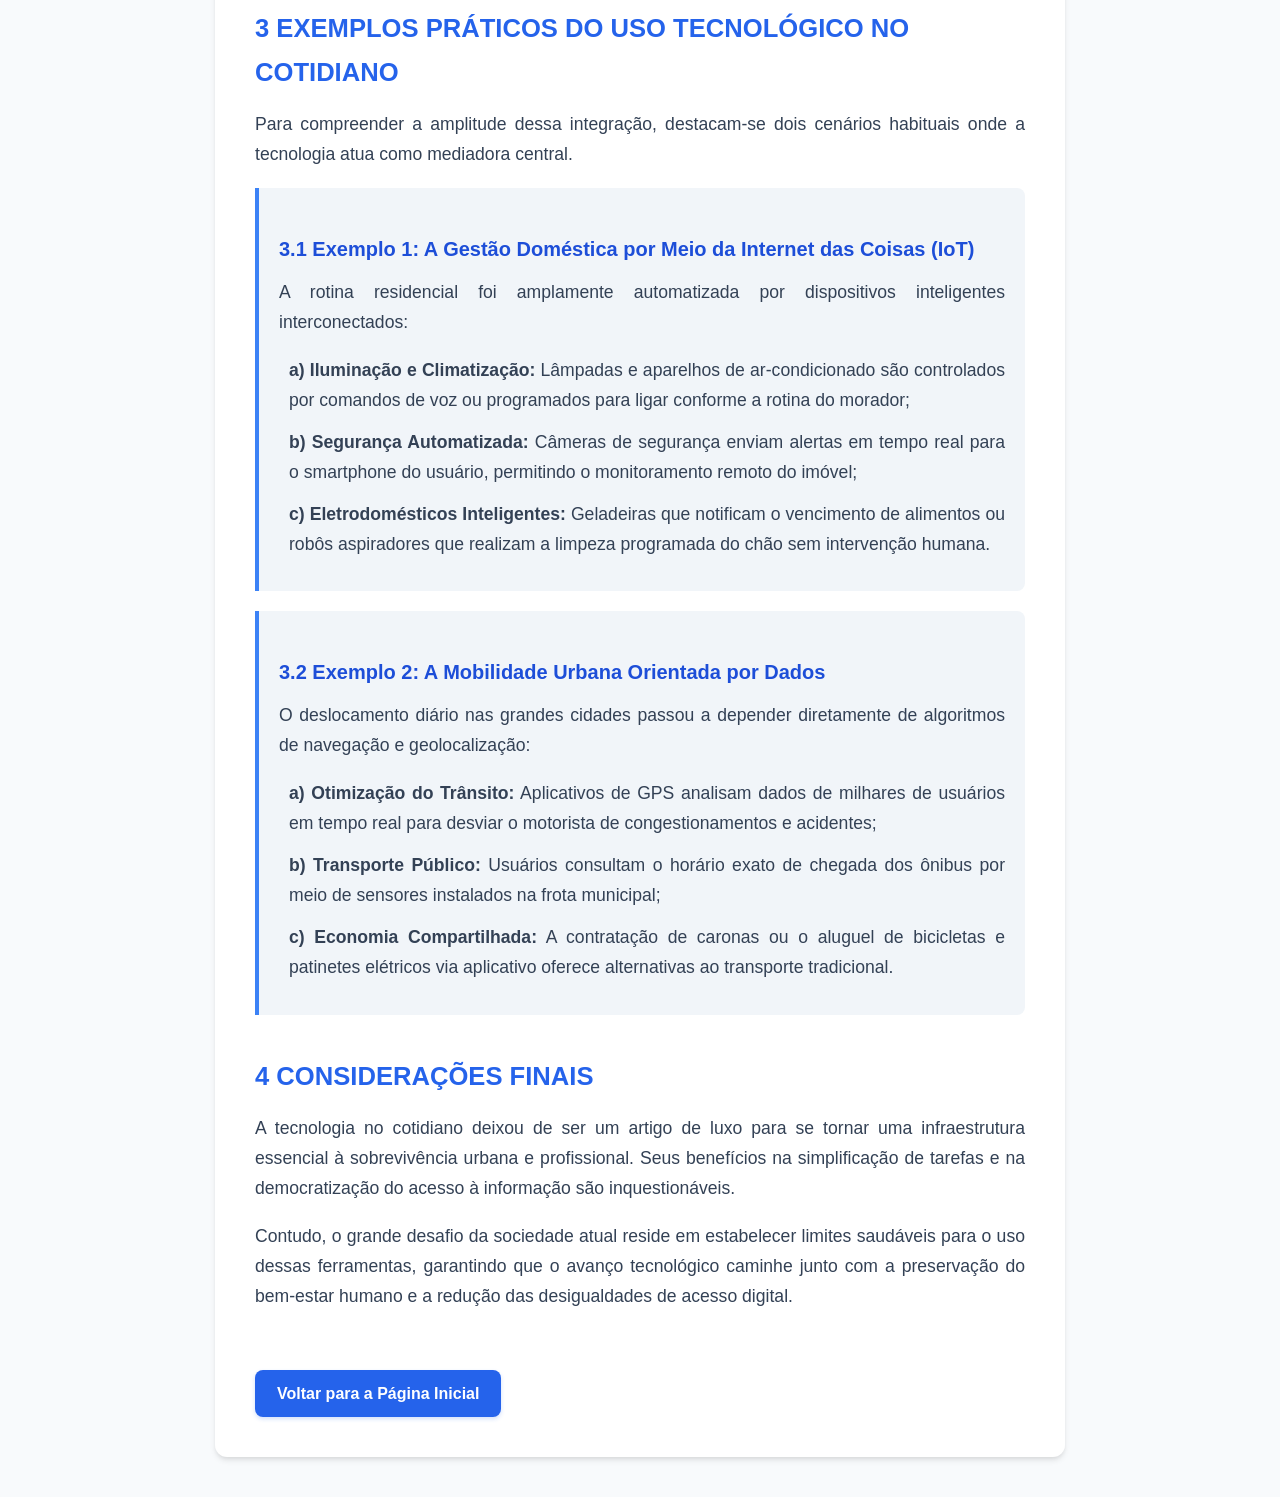
<file: tecnologia.html>
<!DOCTYPE html>
<html lang="pt-BR">
<head>
    <meta charset="UTF-8">
    <meta name="viewport" content="width=device-width, initial-scale=1.0">
    <title>A Influência da Tecnologia no Cotidiano - Artigo</title>
    <style>
        /* Configurações Globais */
        * {
            margin: 0;
            padding: 0;
            box-sizing: border-box;
        }

        body {
            font-family: 'Segoe UI', Tahoma, Geneva, Verdana, sans-serif;
            line-height: 1.7;
            color: #334155;
            background-color: #f8fafc;
            padding: 40px 20px;
        }

        .container {
            max-width: 850px;
            margin: 0 auto;
            background: #ffffff;
            padding: 40px;
            border-radius: 12px;
            box-shadow: 0 4px 6px -1px rgba(0, 0, 0, 0.1), 0 2px 4px -1px rgba(0, 0, 0, 0.06);
        }

        /* Títulos com destaque em Azul */
        h1 {
            color: #1e3a8a; /* Azul Escuro Principal */
            font-size: 2.2rem;
            border-bottom: 3px solid #3b82f6; /* Linha de destaque azul */
            padding-bottom: 12px;
            margin-bottom: 30px;
            text-transform: uppercase;
            letter-spacing: 0.5px;
        }

        h2 {
            color: #2563eb; /* Azul Intermediário */
            font-size: 1.6rem;
            margin-top: 40px;
            margin-bottom: 16px;
            display: flex;
            align-items: center;
        }

        h3 {
            color: #1d4ed8; /* Azul Escuro para Subtítulos */
            font-size: 1.25rem;
            margin-top: 24px;
            margin-bottom: 12px;
        }

        /* Parágrafos e Formatação de Texto */
        p {
            margin-bottom: 18px;
            text-align: justify;
            font-size: 1.1rem;
        }

        /* Listas identificadas por letras */
        ul {
            list-style-type: none;
            padding-left: 10px;
            margin-bottom: 15px;
        }

        ul li {
            font-size: 1.1rem;
            margin-bottom: 12px;
            text-align: justify;
        }

        /* Destaques dentro do texto */
        .highlight {
            background-color: #eff6ff;
            color: #1d4ed8;
            padding: 2px 6px;
            border-radius: 4px;
            font-weight: 600;
        }

        /* Container sutil para os subitens e exemplos */
        article {
            background-color: #f1f5f9;
            padding: 20px;
            border-left: 4px solid #3b82f6;
            border-radius: 0 8px 8px 0;
            margin-bottom: 20px;
        }

        article p:last-child, article ul:last-child {
            margin-bottom: 0;
        }

        /* Botão Personalizado de Voltar */
        .btn-voltar {
            display: inline-flex;
            align-items: center;
            justify-content: center;
            padding: 10px 22px;
            font-size: 1rem;
            font-weight: 600;
            color: #ffffff;
            background-color: #2563eb;
            text-decoration: none;
            border-radius: 8px;
            box-shadow: 0 2px 4px rgba(37, 99, 235, 0.2);
            transition: all 0.3s ease;
            cursor: pointer;
            margin-top: 40px;
        }

        .btn-voltar:hover {
            background-color: #1d4ed8;
            box-shadow: 0 4px 8px rgba(29, 78, 216, 0.3);
            transform: translateY(-2px);
        }

        .btn-voltar:active {
            transform: translateY(0);
            box-shadow: 0 2px 4px rgba(29, 78, 216, 0.2);
        }
    </style>
</head>
<body>

    <main class="container">
        
        <h1>A Influência da Tecnologia no Cotidiano: Praticidade, Desafios e Impactos Sociais</h1>

        <section id="introducao">
            <h2>1 INTRODUÇÃO</h2>
            <p>A inserção da tecnologia na rotina contemporânea transformou radicalmente a forma como a sociedade se comunica, trabalha, estuda e consome. Esse fenômeno, impulsionado pela popularização da internet e dos dispositivos móveis, integrou ferramentas digitais às tarefas mais simples do dia a dia. Conforme aponta Castells (2003), a tecnologia não determina a sociedade, mas é expressa por ela, refletindo as transformações culturais e econômicas do nosso tempo.</p>
            <p>Embora traga avanços inegáveis na otimização do tempo e no acesso à informação, a dependência tecnológica severa acende debates sobre saúde mental, privacidade e exclusão social. Portanto, analisar o impacto da tecnologia no cotidiano exige uma postura crítica que pondere seus benefícios e suas consequências negativas.</p>
        </section>

        <section id="areas-impacto">
            <h2>2 AS ÁREAS DE MAIOR IMPACTO NO DIA A DIA</h2>
            <p>A digitalização da vida moderna reconfigurou os pilares básicos da infraestrutura social, distribuindo-se principalmente em três vertentes.</p>

            <article>
                <h3>2.1 Comunicação e Relações Interpessoais</h3>
                <p>As redes sociais e os aplicativos de mensagens instantâneas eliminaram as barreiras geográficas, permitindo a interação em tempo real. No entanto, essa hiperconectividade paradoxalmente gerou o enfraquecimento das interações presenciais e o surgimento de fenômenos psicológicos como a ansiedade por desconexão.</p>
            </article>

            <article>
                <h3>2.2 Trabalho e Educação</h3>
                <p>A consolidação do modelo de trabalho <span class="highlight">home office</span> (teletrabalho) e das plataformas de Ensino a Distância (EAD) flexibilizou as rotinas profissionais e acadêmicas. Essa transição exige novas competências digitais, forçando o indivíduo a gerenciar seu tempo de forma autônoma para evitar o esgotamento.</p>
            </article>

            <article>
                <h3>2.3 Serviços e Consumo</h3>
                <p>Atividades burocráticas foram simplificadas por meio de transações bancárias instantâneas (como o Pix), aplicativos de entrega (<span class="highlight">delivery</span>) e serviços de transporte por aplicativo. O consumo migrou significativamente para o comércio eletrônico, alterando a logística das cidades e o comportamento do consumidor.</p>
            </article>
        </section>

        <section id="exemplos-praticos">
            <h2>3 EXEMPLOS PRÁTICOS DO USO TECNOLÓGICO NO COTIDIANO</h2>
            <p>Para compreender a amplitude dessa integração, destacam-se dois cenários habituais onde a tecnologia atua como mediadora central.</p>

            <article>
                <h3>3.1 Exemplo 1: A Gestão Doméstica por Meio da Internet das Coisas (IoT)</h3>
                <p>A rotina residencial foi amplamente automatizada por dispositivos inteligentes interconectados:</p>
                <ul>
                    <li><strong>a) Iluminação e Climatização:</strong> Lâmpadas e aparelhos de ar-condicionado são controlados por comandos de voz ou programados para ligar conforme a rotina do morador;</li>
                    <li><strong>b) Segurança Automatizada:</strong> Câmeras de segurança enviam alertas em tempo real para o smartphone do usuário, permitindo o monitoramento remoto do imóvel;</li>
                    <li><strong>c) Eletrodomésticos Inteligentes:</strong> Geladeiras que notificam o vencimento de alimentos ou robôs aspiradores que realizam a limpeza programada do chão sem intervenção humana.</li>
                </ul>
            </article>

            <article>
                <h3>3.2 Exemplo 2: A Mobilidade Urbana Orientada por Dados</h3>
                <p>O deslocamento diário nas grandes cidades passou a depender diretamente de algoritmos de navegação e geolocalização:</p>
                <ul>
                    <li><strong>a) Otimização do Trânsito:</strong> Aplicativos de GPS analisam dados de milhares de usuários em tempo real para desviar o motorista de congestionamentos e acidentes;</li>
                    <li><strong>b) Transporte Público:</strong> Usuários consultam o horário exato de chegada dos ônibus por meio de sensores instalados na frota municipal;</li>
                    <li><strong>c) Economia Compartilhada:</strong> A contratação de caronas ou o aluguel de bicicletas e patinetes elétricos via aplicativo oferece alternativas ao transporte tradicional.</li>
                </ul>
            </article>
        </section>

        <section id="consideracoes">
            <h2>4 CONSIDERAÇÕES FINAIS</h2>
            <p>A tecnologia no cotidiano deixou de ser um artigo de luxo para se tornar uma infraestrutura essencial à sobrevivência urbana e profissional. Seus benefícios na simplificação de tarefas e na democratização do acesso à informação são inquestionáveis.</p>
            <p>Contudo, o grande desafio da sociedade atual reside em estabelecer limites saudáveis para o uso dessas ferramentas, garantindo que o avanço tecnológico caminhe junto com a preservação do bem-estar humano e a redução das desigualdades de acesso digital.</p>
        </section>

        <!-- Botão para voltar à página inicial -->
        <div style="text-align: left;">
            <a href="index.html" class="btn-voltar">Voltar para a Página Inicial</a>
        </div>

    </main>

</body>
</html>
</file>
